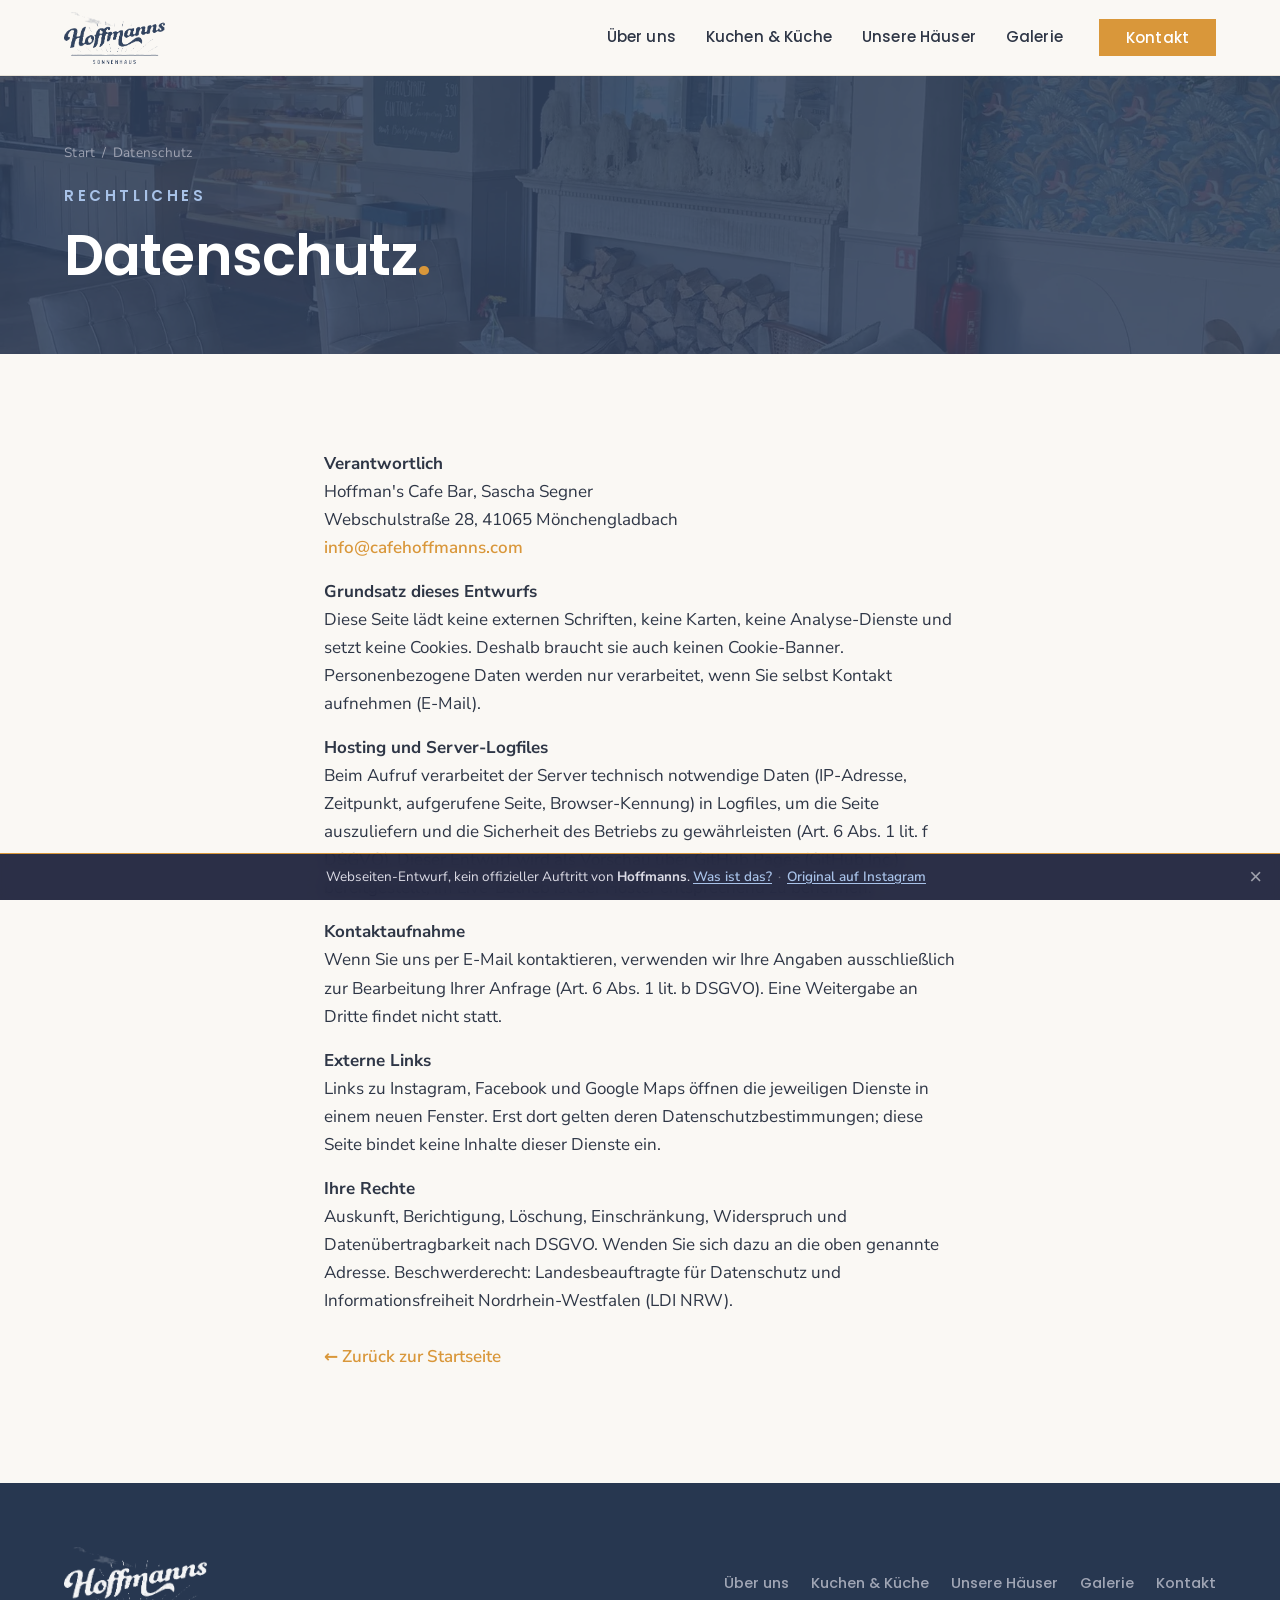
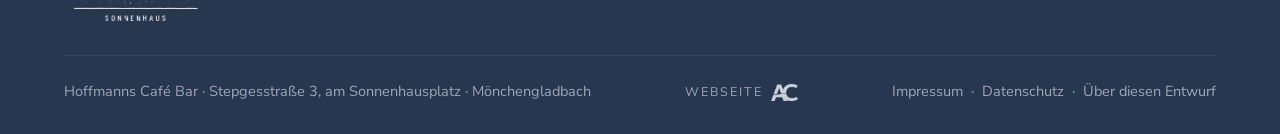
<file: datenschutz.html>
<!doctype html>
<html lang="de">
<head>
<meta charset="utf-8">
<meta name="viewport" content="width=device-width, initial-scale=1, viewport-fit=cover">
<meta name="robots" content="noindex, nofollow">
<title>Datenschutz | Hoffmanns Sonnenhaus</title>
<link rel="icon" href="media/favicon.png" type="image/png">
<link rel="stylesheet" href="css/site.css?v=1">
</head>
<body class="sub">

<!-- #chrome:header -->
<header class="nav" id="nav">
  <div class="wrap">
    <a href="index.html#top" class="brand" aria-label="Hoffmanns Sonnenhaus Startseite">
      <img class="logo-light" src="media/logo-white.png" alt="Hoffmanns Sonnenhaus" width="329" height="170">
      <img class="logo-dark" src="media/logo-dark.png" alt="" aria-hidden="true" width="329" height="170">
    </a>
    <nav class="nav__links" aria-label="Hauptnavigation">
      <a href="index.html#ueberuns">Über uns</a>
      <a href="index.html#karte">Kuchen &amp; Küche</a>
      <a href="index.html#haeuser">Unsere Häuser</a>
      <a href="index.html#galerie">Galerie</a>
      <a href="index.html#kontakt" class="btn nav__cta">Kontakt</a>
    </nav>
    <button class="burger" id="burger" aria-label="Menü öffnen" aria-expanded="false"><span></span><span></span><span></span></button>
  </div>
</header>
<nav class="mmenu" id="mmenu" aria-label="Mobile Navigation" inert>
  <div class="mmenu__top">
    <a href="index.html#top" class="mmenu__logo" aria-label="Hoffmanns Sonnenhaus Startseite"><img src="media/logo-white.png" alt="Hoffmanns Sonnenhaus" width="329" height="170"></a>
    <button class="mmenu__x" id="mclose" aria-label="Menü schließen"></button>
  </div>
  <div class="mmenu__links">
    <a href="index.html#ueberuns"><span class="n">01</span>Über uns</a>
    <a href="index.html#karte"><span class="n">02</span>Kuchen &amp; Küche</a>
    <a href="index.html#haeuser"><span class="n">03</span>Unsere Häuser</a>
    <a href="index.html#galerie"><span class="n">04</span>Galerie</a>
    <a href="index.html#kontakt"><span class="n">05</span>Kontakt</a>
  </div>
  <div class="mmenu__foot">
    <a class="btn btn--primary" href="https://www.instagram.com/hoffmanns_mg/" target="_blank" rel="noopener">Auf Instagram folgen
      <svg viewBox="0 0 24 24" fill="none" stroke="currentColor" stroke-width="2"><rect x="3" y="3" width="18" height="18" rx="5"/><circle cx="12" cy="12" r="4"/><circle cx="17.2" cy="6.8" r="1.1" fill="currentColor" stroke="none"/></svg></a>
    <div class="mmenu__contact">
      <a href="tel:+4915755501027"><svg viewBox="0 0 24 24" fill="none" stroke="currentColor" stroke-width="1.8"><path d="M4 5c0 8 7 15 15 15v-3.5l-4-1.5-2 2a12 12 0 0 1-6-6l2-2L7.5 5H4Z"/></svg>0157 5550 1027</a>
      <a href="https://www.google.com/maps/search/?api=1&amp;query=Caf%C3%A9%20Hoffmanns%20Sonnenhaus%20Stepgesstra%C3%9Fe%203%20M%C3%B6nchengladbach" target="_blank" rel="noopener"><svg viewBox="0 0 24 24" fill="none" stroke="currentColor" stroke-width="1.8"><path d="M12 21s-7-5.7-7-11a7 7 0 1 1 14 0c0 5.3-7 11-7 11Z"/><circle cx="12" cy="10" r="2.5"/></svg>Route</a>
    </div>
    <div class="mmenu__meta">Stepgesstraße 3, am Sonnenhausplatz &middot; Mönchengladbach</div>
  </div>
</nav>
<!-- /#chrome:header -->

<section class="subhero"><div class="wrap">
  <div class="crumb"><a href="index.html">Start</a> &nbsp;/&nbsp; Datenschutz</div>
  <div class="eyebrow" style="margin-top:20px">Rechtliches</div>
  <h1>Datenschutz<span class="dot">.</span></h1>
</div></section>

<section class="section"><div class="wrap prose">
  <p><b>Verantwortlich</b><br>Hoffman's Cafe Bar, Sascha Segner<br>Webschulstraße 28, 41065 Mönchengladbach<br><a href="mailto:info@cafehoffmanns.com">info@cafehoffmanns.com</a></p>
  <p><b>Grundsatz dieses Entwurfs</b><br>Diese Seite lädt keine externen Schriften, keine Karten, keine Analyse-Dienste und setzt keine Cookies. Deshalb braucht sie auch keinen Cookie-Banner. Personenbezogene Daten werden nur verarbeitet, wenn Sie selbst Kontakt aufnehmen (E-Mail).</p>
  <p><b>Hosting und Server-Logfiles</b><br>Beim Aufruf verarbeitet der Server technisch notwendige Daten (IP-Adresse, Zeitpunkt, aufgerufene Seite, Browser-Kennung) in Logfiles, um die Seite auszuliefern und die Sicherheit des Betriebs zu gewährleisten (Art. 6 Abs. 1 lit. f DSGVO). Dieser Entwurf wird als Vorschau über GitHub Pages (GitHub Inc.) bereitgestellt; im Live-Betrieb ist der Hoster entsprechend zu benennen.</p>
  <p><b>Kontaktaufnahme</b><br>Wenn Sie uns per E-Mail kontaktieren, verwenden wir Ihre Angaben ausschließlich zur Bearbeitung Ihrer Anfrage (Art. 6 Abs. 1 lit. b DSGVO). Eine Weitergabe an Dritte findet nicht statt.</p>
  <p><b>Externe Links</b><br>Links zu Instagram, Facebook und Google Maps öffnen die jeweiligen Dienste in einem neuen Fenster. Erst dort gelten deren Datenschutzbestimmungen; diese Seite bindet keine Inhalte dieser Dienste ein.</p>
  <p><b>Ihre Rechte</b><br>Auskunft, Berichtigung, Löschung, Einschränkung, Widerspruch und Datenübertragbarkeit nach DSGVO. Wenden Sie sich dazu an die oben genannte Adresse. Beschwerderecht: Landesbeauftragte für Datenschutz und Informationsfreiheit Nordrhein-Westfalen (LDI NRW).</p>
  <p style="margin-top:28px"><a href="index.html">← Zurück zur Startseite</a></p>
</div></section>

<!-- #chrome:footer -->
<footer class="foot">
  <div class="wrap">
    <div class="foot__top">
      <a href="index.html#top" aria-label="Hoffmanns Sonnenhaus Startseite"><img class="foot__brandimg" src="media/logo-white.png" alt="Hoffmanns Sonnenhaus" width="329" height="170" loading="lazy" decoding="async"></a>
      <nav class="foot__nav" aria-label="Footer">
        <a href="index.html#ueberuns">Über uns</a><a href="index.html#karte">Kuchen &amp; Küche</a>
        <a href="index.html#haeuser">Unsere Häuser</a><a href="index.html#galerie">Galerie</a><a href="index.html#kontakt">Kontakt</a>
      </nav>
    </div>
    <div class="foot__bottom">
      <span>Hoffmanns Café Bar &middot; Stepgesstraße 3, am Sonnenhausplatz &middot; Mönchengladbach</span>
      <a class="foot__credit" href="https://akyol.de" target="_blank" rel="noopener" aria-label="Webseite erstellt von Dr.-Ing. Suat Akyol, akyol.de">Webseite <img class="logo-mono" src="media/ac-logo-mono.png" alt="AC" width="306" height="195" style="height:17px;width:auto" loading="lazy" decoding="async"><img class="logo-color" src="media/ac-logo.png" alt="" aria-hidden="true" width="306" height="195" style="height:17px;width:auto" loading="lazy" decoding="async"></a>
      <span><a href="impressum.html">Impressum</a> &nbsp;&middot;&nbsp; <a href="datenschutz.html">Datenschutz</a> &nbsp;&middot;&nbsp; <a href="hinweise.html">Über diesen Entwurf</a></span>
    </div>
  </div>
</footer>
<!-- /#chrome:footer -->

<!-- #chrome:demobar -->
<div class="demobar" id="demobar">
  <span>Webseiten-Entwurf, kein offizieller Auftritt von <b>Hoffmanns</b>. <a href="hinweise.html">Was ist das?</a> <span class="demobar__sep">&middot;</span> <a href="https://www.instagram.com/hoffmanns_mg/" target="_blank" rel="noopener">Original auf Instagram</a></span>
  <button id="demoClose" aria-label="Hinweis schließen">&times;</button>
</div>
<!-- /#chrome:demobar -->

<script src="js/site.js?v=1"></script>
</body>
</html>
</file>
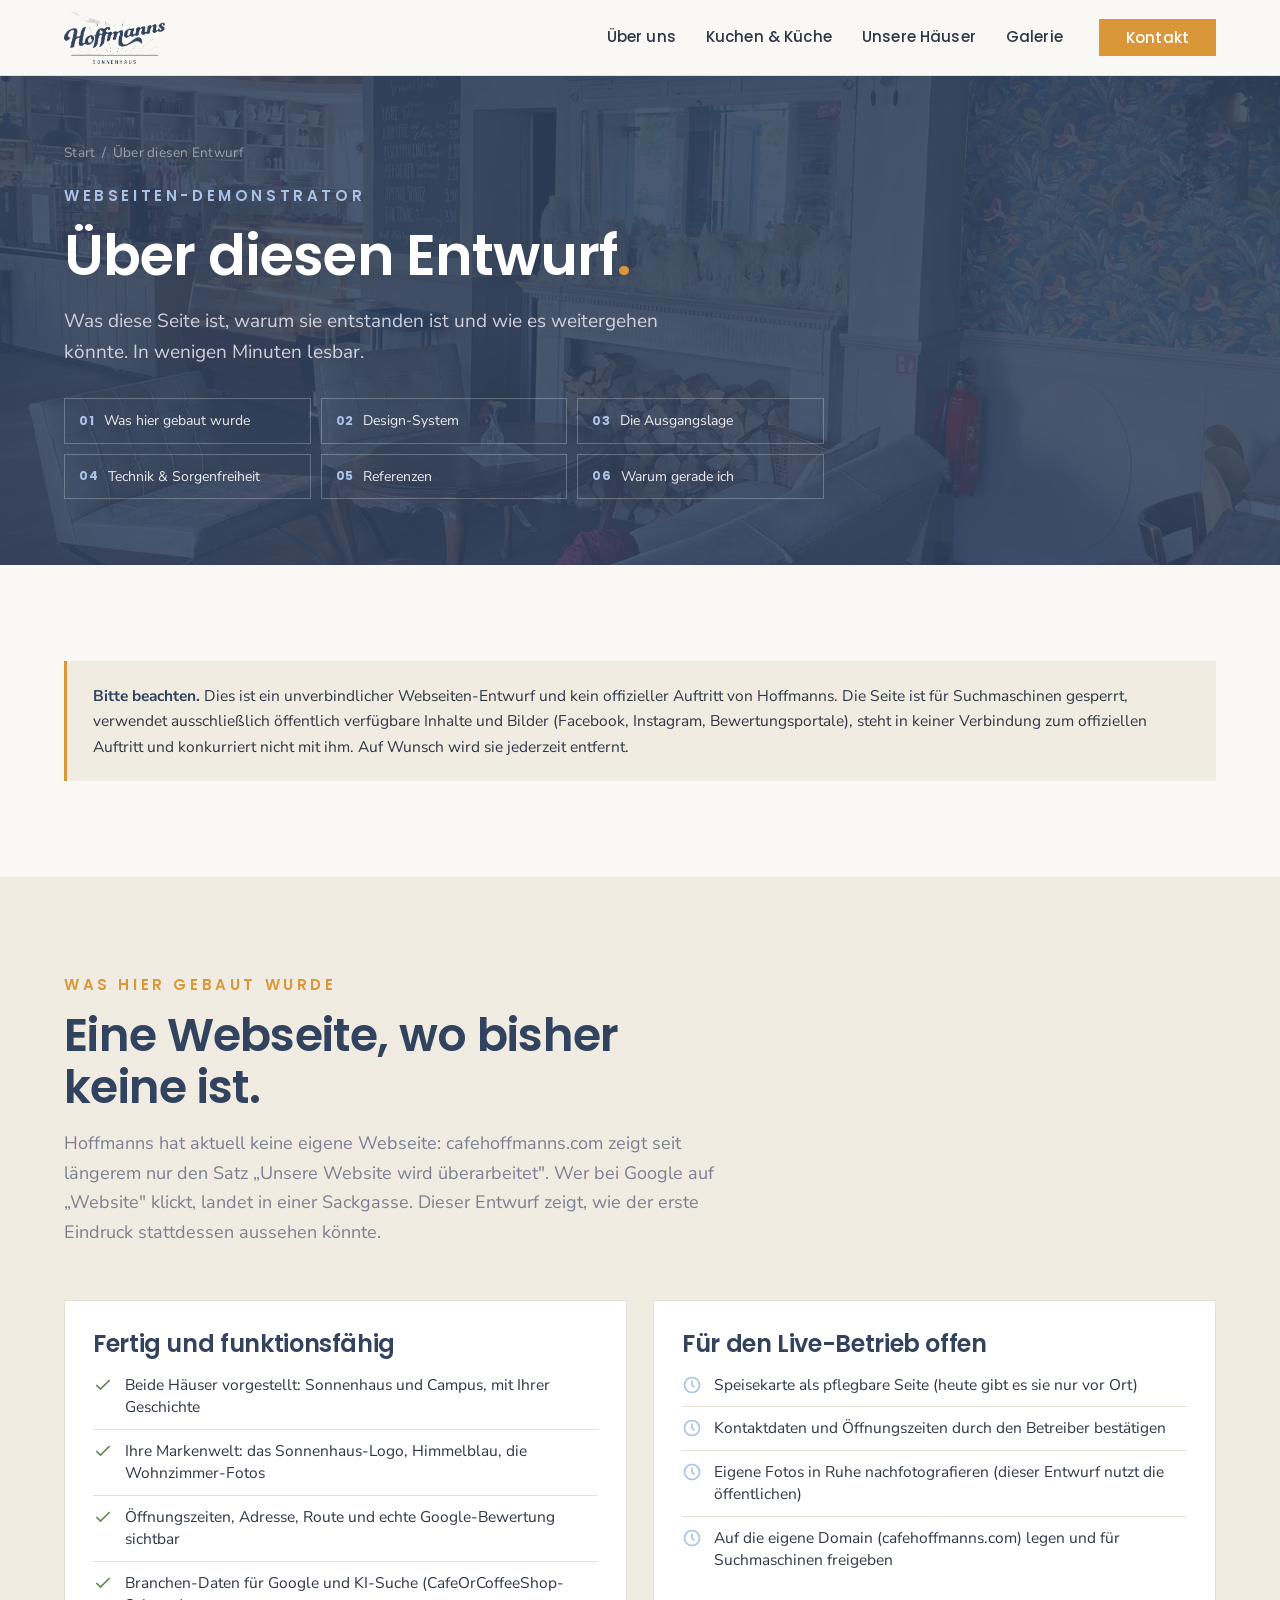
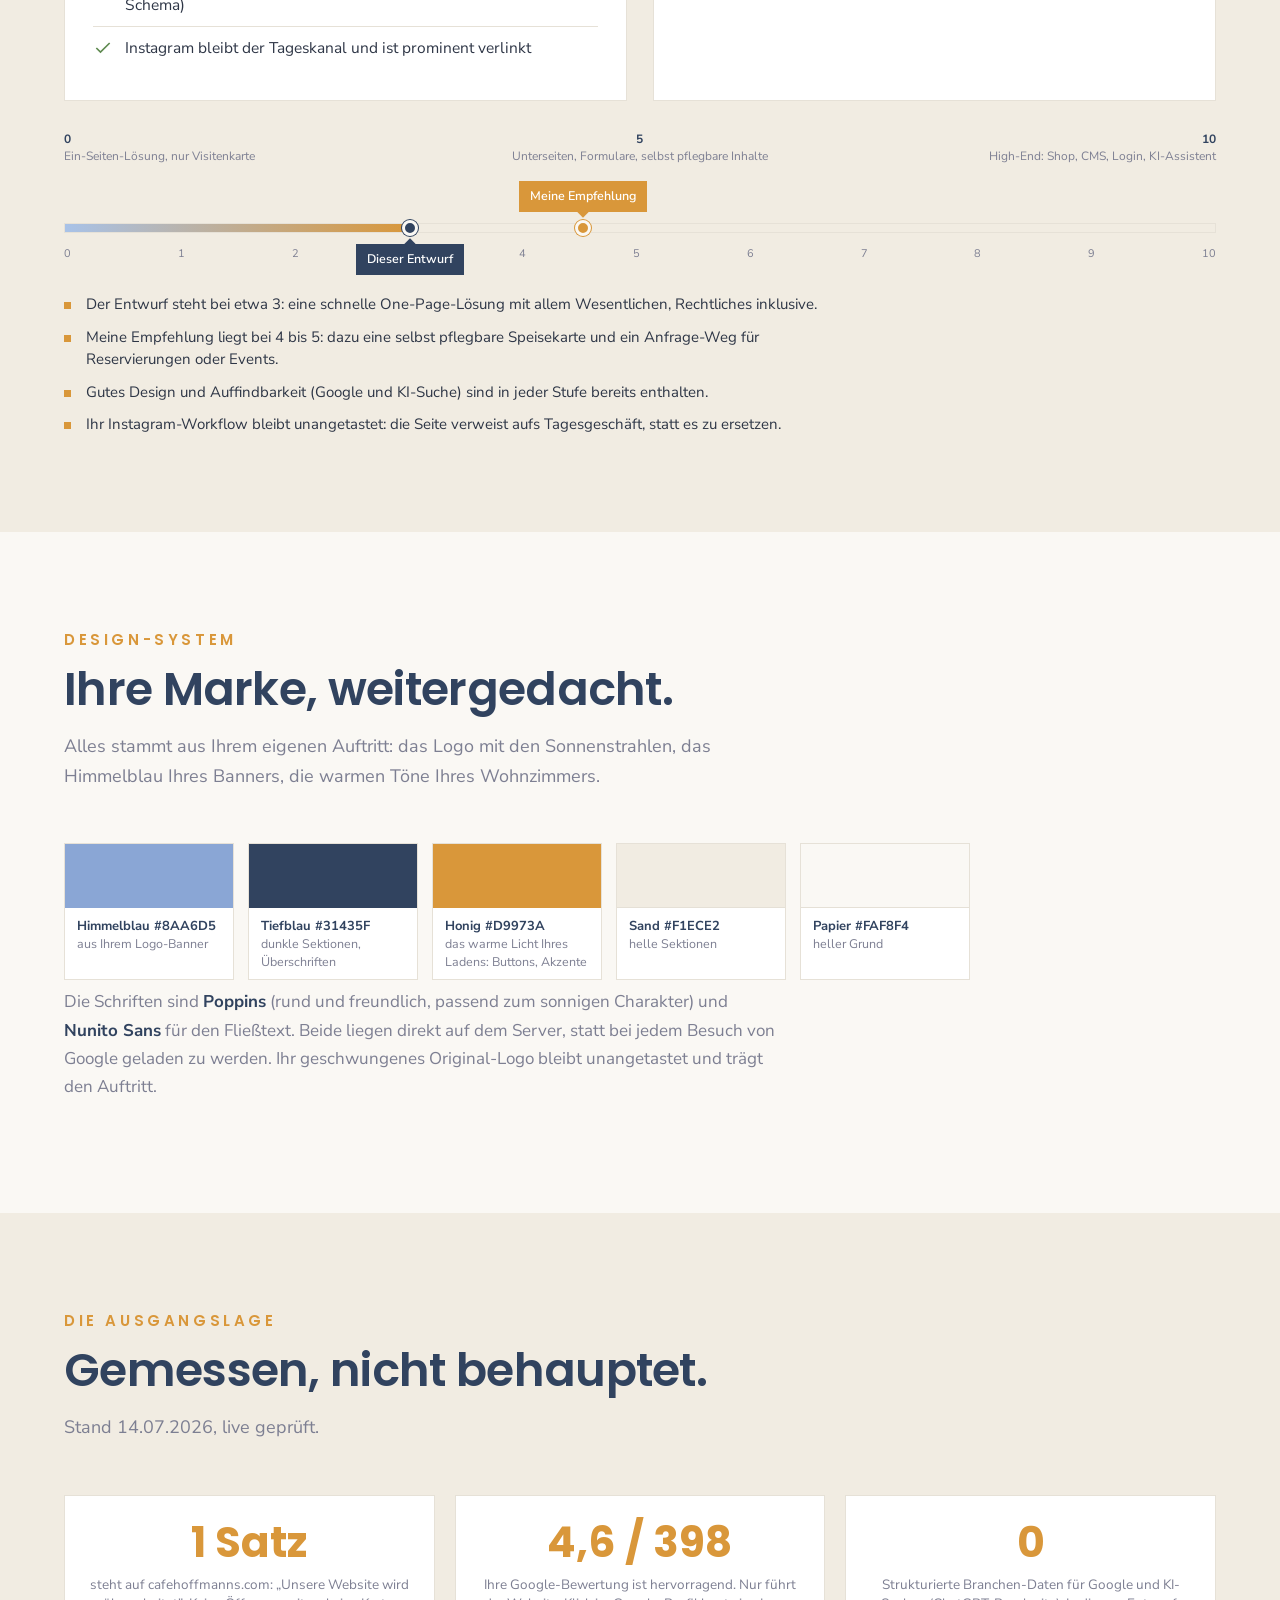
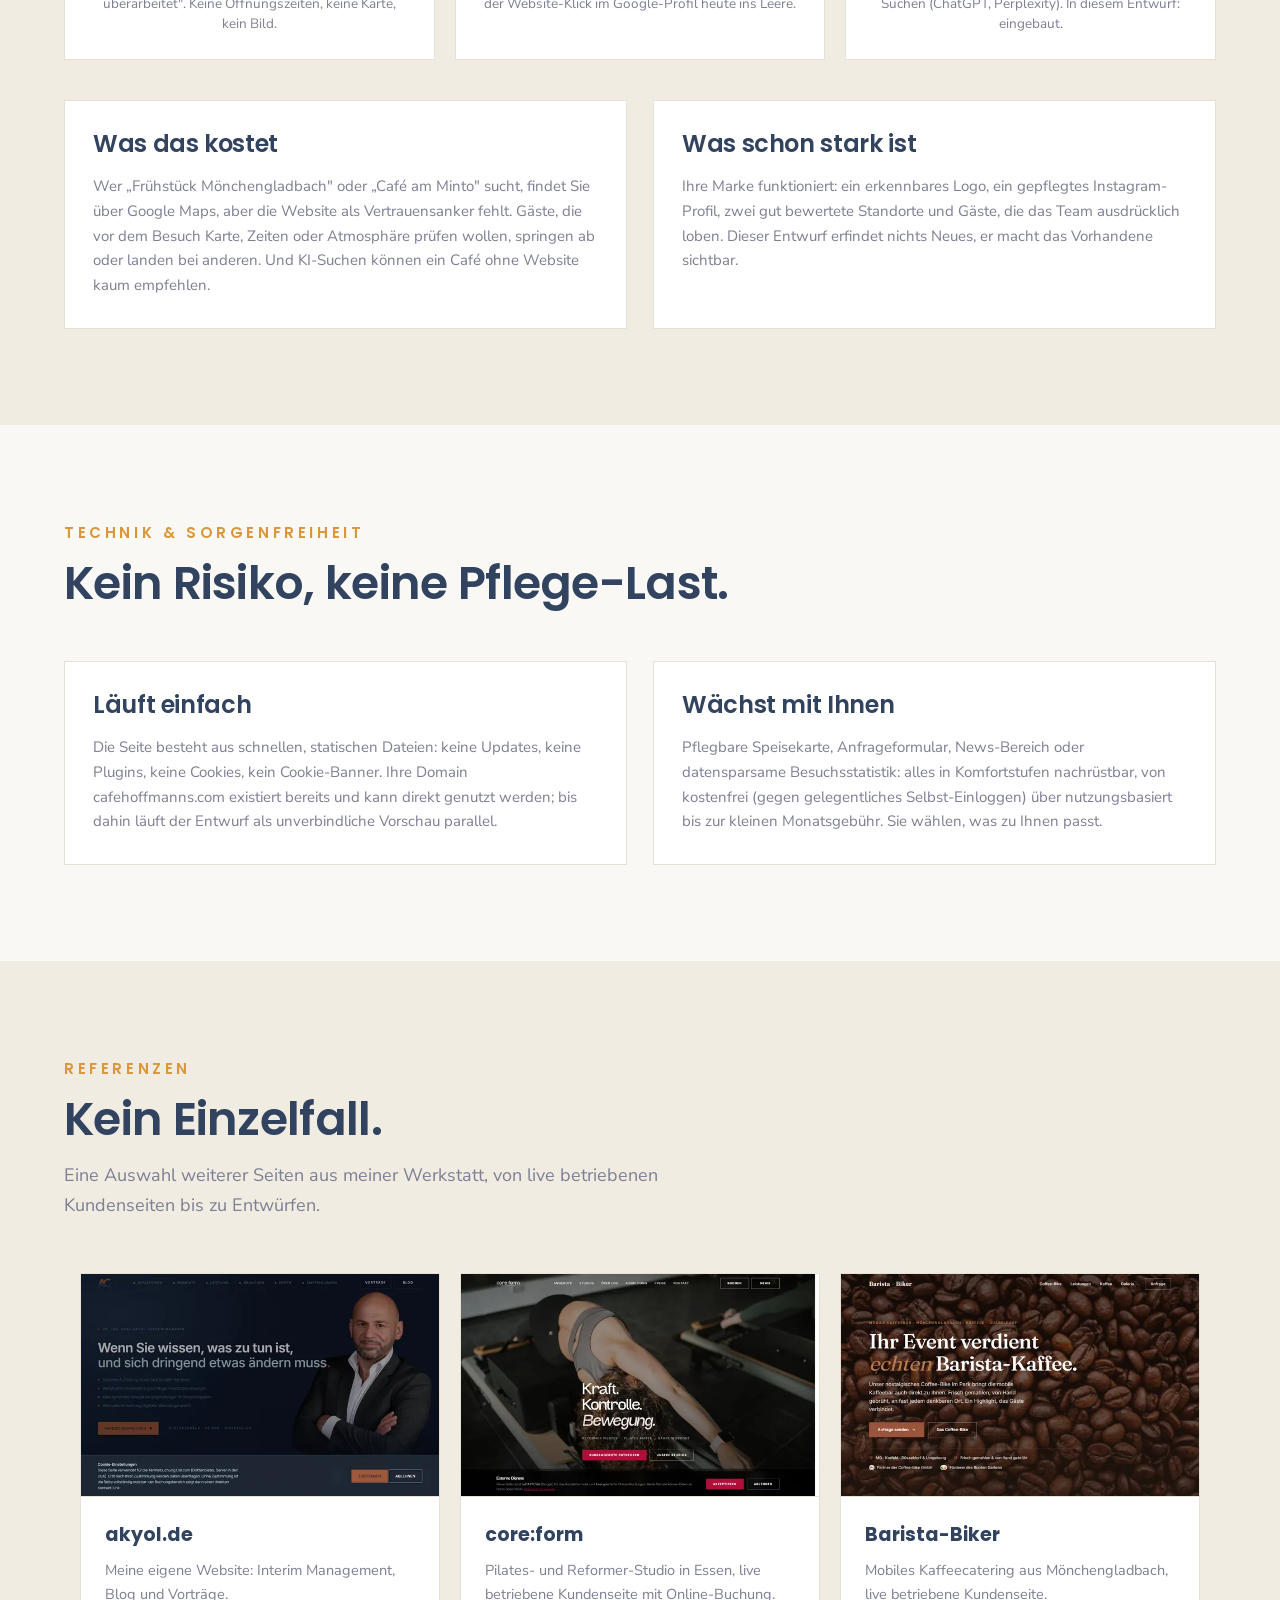
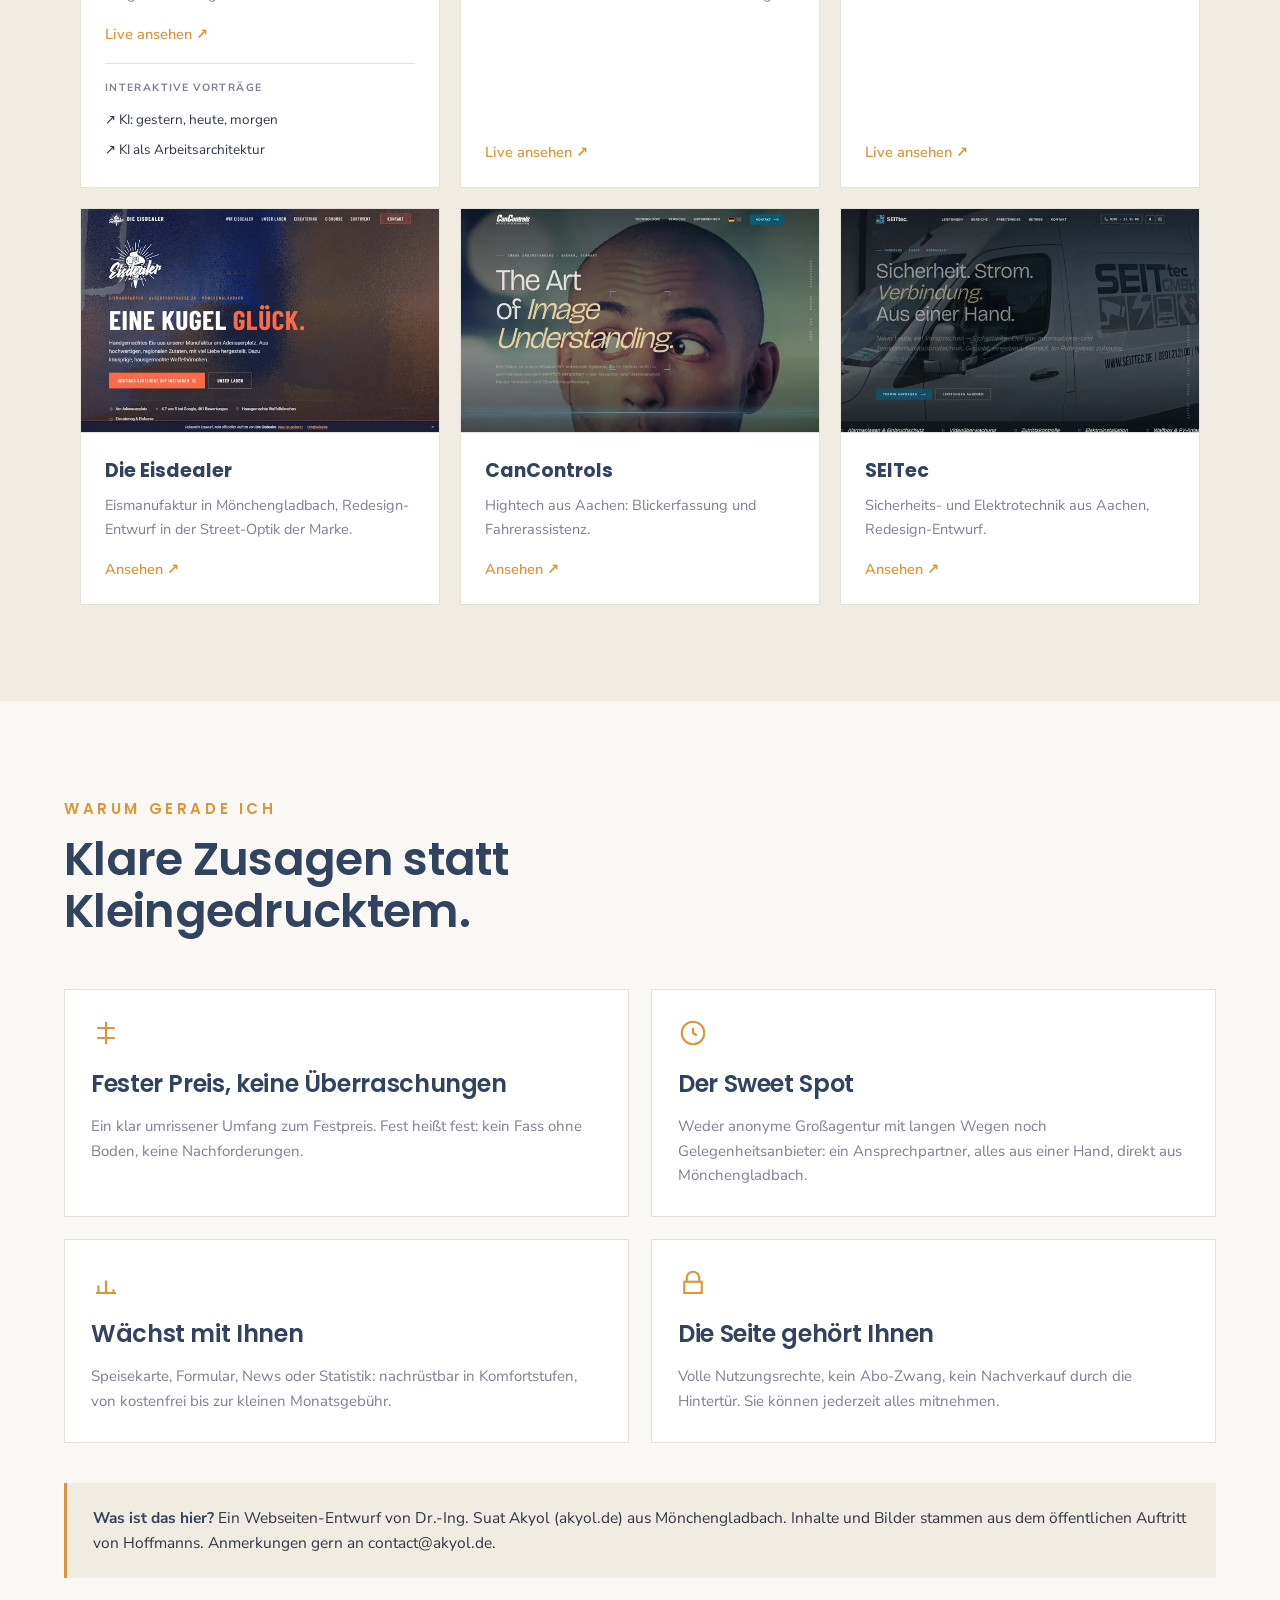
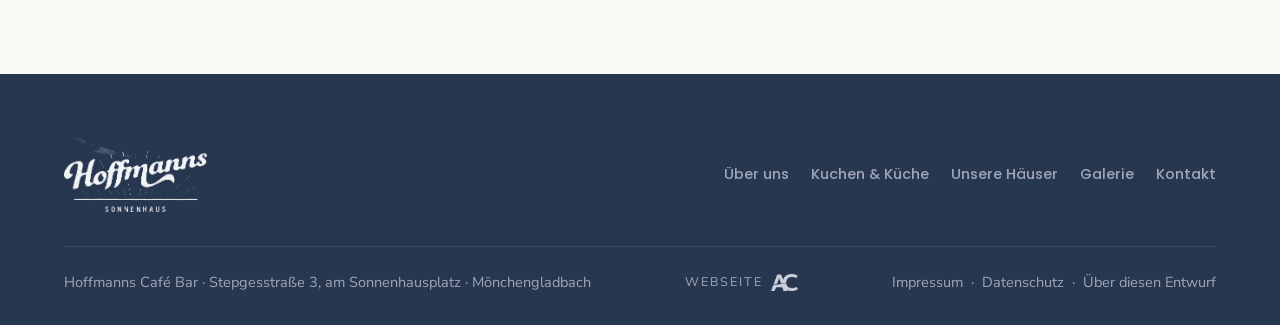
<file: hinweise.html>
<!doctype html>
<html lang="de">
<head>
<meta charset="utf-8">
<meta name="viewport" content="width=device-width, initial-scale=1, viewport-fit=cover">
<meta name="robots" content="noindex, nofollow">
<title>Über diesen Entwurf | Hoffmanns Sonnenhaus</title>
<meta name="description" content="Webseiten-Entwurf für Hoffmanns Sonnenhaus: warum diese Seite entstanden ist und was sie kann.">
<link rel="icon" href="media/favicon.png" type="image/png">
<link rel="stylesheet" href="css/site.css?v=1">
</head>
<body class="sub">

<!-- #chrome:header -->
<header class="nav" id="nav">
  <div class="wrap">
    <a href="index.html#top" class="brand" aria-label="Hoffmanns Sonnenhaus Startseite">
      <img class="logo-light" src="media/logo-white.png" alt="Hoffmanns Sonnenhaus" width="329" height="170">
      <img class="logo-dark" src="media/logo-dark.png" alt="" aria-hidden="true" width="329" height="170">
    </a>
    <nav class="nav__links" aria-label="Hauptnavigation">
      <a href="index.html#ueberuns">Über uns</a>
      <a href="index.html#karte">Kuchen &amp; Küche</a>
      <a href="index.html#haeuser">Unsere Häuser</a>
      <a href="index.html#galerie">Galerie</a>
      <a href="index.html#kontakt" class="btn nav__cta">Kontakt</a>
    </nav>
    <button class="burger" id="burger" aria-label="Menü öffnen" aria-expanded="false"><span></span><span></span><span></span></button>
  </div>
</header>
<nav class="mmenu" id="mmenu" aria-label="Mobile Navigation" inert>
  <div class="mmenu__top">
    <a href="index.html#top" class="mmenu__logo" aria-label="Hoffmanns Sonnenhaus Startseite"><img src="media/logo-white.png" alt="Hoffmanns Sonnenhaus" width="329" height="170"></a>
    <button class="mmenu__x" id="mclose" aria-label="Menü schließen"></button>
  </div>
  <div class="mmenu__links">
    <a href="index.html#ueberuns"><span class="n">01</span>Über uns</a>
    <a href="index.html#karte"><span class="n">02</span>Kuchen &amp; Küche</a>
    <a href="index.html#haeuser"><span class="n">03</span>Unsere Häuser</a>
    <a href="index.html#galerie"><span class="n">04</span>Galerie</a>
    <a href="index.html#kontakt"><span class="n">05</span>Kontakt</a>
  </div>
  <div class="mmenu__foot">
    <a class="btn btn--primary" href="https://www.instagram.com/hoffmanns_mg/" target="_blank" rel="noopener">Auf Instagram folgen
      <svg viewBox="0 0 24 24" fill="none" stroke="currentColor" stroke-width="2"><rect x="3" y="3" width="18" height="18" rx="5"/><circle cx="12" cy="12" r="4"/><circle cx="17.2" cy="6.8" r="1.1" fill="currentColor" stroke="none"/></svg></a>
    <div class="mmenu__contact">
      <a href="tel:+4915755501027"><svg viewBox="0 0 24 24" fill="none" stroke="currentColor" stroke-width="1.8"><path d="M4 5c0 8 7 15 15 15v-3.5l-4-1.5-2 2a12 12 0 0 1-6-6l2-2L7.5 5H4Z"/></svg>0157 5550 1027</a>
      <a href="https://www.google.com/maps/search/?api=1&amp;query=Caf%C3%A9%20Hoffmanns%20Sonnenhaus%20Stepgesstra%C3%9Fe%203%20M%C3%B6nchengladbach" target="_blank" rel="noopener"><svg viewBox="0 0 24 24" fill="none" stroke="currentColor" stroke-width="1.8"><path d="M12 21s-7-5.7-7-11a7 7 0 1 1 14 0c0 5.3-7 11-7 11Z"/><circle cx="12" cy="10" r="2.5"/></svg>Route</a>
    </div>
    <div class="mmenu__meta">Stepgesstraße 3, am Sonnenhausplatz &middot; Mönchengladbach</div>
  </div>
</nav>
<!-- /#chrome:header -->

<section class="subhero"><div class="wrap">
  <div class="crumb"><a href="index.html">Start</a> &nbsp;/&nbsp; Über diesen Entwurf</div>
  <div class="eyebrow" style="margin-top:20px">Webseiten-Demonstrator</div>
  <h1>Über diesen Entwurf<span class="dot">.</span></h1>
  <p>Was diese Seite ist, warum sie entstanden ist und wie es weitergehen könnte. In wenigen Minuten lesbar.</p>
  <nav class="toc" aria-label="Inhalt">
    <a href="#h-neu"><span>01</span>Was hier gebaut wurde</a>
    <a href="#h-design"><span>02</span>Design-System</a>
    <a href="#h-analyse"><span>03</span>Die Ausgangslage</a>
    <a href="#h-technik"><span>04</span>Technik &amp; Sorgenfreiheit</a>
    <a href="#h-refs"><span>05</span>Referenzen</a>
    <a href="#h-warum"><span>06</span>Warum gerade ich</a>
  </nav>
</div></section>

<section class="section"><div class="wrap">
  <div class="note-box reveal"><b>Bitte beachten.</b> Dies ist ein unverbindlicher Webseiten-Entwurf und kein offizieller Auftritt von Hoffmanns. Die Seite ist für Suchmaschinen gesperrt, verwendet ausschließlich öffentlich verfügbare Inhalte und Bilder (Facebook, Instagram, Bewertungsportale), steht in keiner Verbindung zum offiziellen Auftritt und konkurriert nicht mit ihm. Auf Wunsch wird sie jederzeit entfernt.</div>
</div></section>

<section class="section section--vanille" id="h-neu"><div class="wrap">
  <div class="shead reveal">
    <div class="eyebrow">Was hier gebaut wurde</div>
    <h2>Eine Webseite, wo bisher keine ist.</h2>
    <p>Hoffmanns hat aktuell keine eigene Webseite: cafehoffmanns.com zeigt seit längerem nur den Satz „Unsere Website wird überarbeitet". Wer bei Google auf „Website" klickt, landet in einer Sackgasse. Dieser Entwurf zeigt, wie der erste Eindruck stattdessen aussehen könnte.</p>
  </div>
  <div class="two">
    <div class="card reveal">
      <h3>Fertig und funktionsfähig</h3>
      <ul class="chk">
        <li><svg class="ok" viewBox="0 0 24 24" fill="none" stroke="currentColor" stroke-width="2"><path d="M20 6 9 17l-5-5"/></svg>Beide Häuser vorgestellt: Sonnenhaus und Campus, mit Ihrer Geschichte</li>
        <li><svg class="ok" viewBox="0 0 24 24" fill="none" stroke="currentColor" stroke-width="2"><path d="M20 6 9 17l-5-5"/></svg>Ihre Markenwelt: das Sonnenhaus-Logo, Himmelblau, die Wohnzimmer-Fotos</li>
        <li><svg class="ok" viewBox="0 0 24 24" fill="none" stroke="currentColor" stroke-width="2"><path d="M20 6 9 17l-5-5"/></svg>Öffnungszeiten, Adresse, Route und echte Google-Bewertung sichtbar</li>
        <li><svg class="ok" viewBox="0 0 24 24" fill="none" stroke="currentColor" stroke-width="2"><path d="M20 6 9 17l-5-5"/></svg>Branchen-Daten für Google und KI-Suche (CafeOrCoffeeShop-Schema)</li>
        <li><svg class="ok" viewBox="0 0 24 24" fill="none" stroke="currentColor" stroke-width="2"><path d="M20 6 9 17l-5-5"/></svg>Instagram bleibt der Tageskanal und ist prominent verlinkt</li>
      </ul>
    </div>
    <div class="card reveal">
      <h3>Für den Live-Betrieb offen</h3>
      <ul class="chk">
        <li><svg class="todo" viewBox="0 0 24 24" fill="none" stroke="currentColor" stroke-width="2"><circle cx="12" cy="12" r="9"/><path d="M12 7v5l3 3"/></svg>Speisekarte als pflegbare Seite (heute gibt es sie nur vor Ort)</li>
        <li><svg class="todo" viewBox="0 0 24 24" fill="none" stroke="currentColor" stroke-width="2"><circle cx="12" cy="12" r="9"/><path d="M12 7v5l3 3"/></svg>Kontaktdaten und Öffnungszeiten durch den Betreiber bestätigen</li>
        <li><svg class="todo" viewBox="0 0 24 24" fill="none" stroke="currentColor" stroke-width="2"><circle cx="12" cy="12" r="9"/><path d="M12 7v5l3 3"/></svg>Eigene Fotos in Ruhe nachfotografieren (dieser Entwurf nutzt die öffentlichen)</li>
        <li><svg class="todo" viewBox="0 0 24 24" fill="none" stroke="currentColor" stroke-width="2"><circle cx="12" cy="12" r="9"/><path d="M12 7v5l3 3"/></svg>Auf die eigene Domain (cafehoffmanns.com) legen und für Suchmaschinen freigeben</li>
      </ul>
    </div>
  </div>

  <div class="scale reveal">
    <div class="scale__caps">
      <span><b>0</b><br>Ein-Seiten-Lösung, nur Visitenkarte</span>
      <span class="mid"><b>5</b><br>Unterseiten, Formulare, selbst pflegbare Inhalte</span>
      <span class="end"><b>10</b><br>High-End: Shop, CMS, Login, KI-Assistent</span>
    </div>
    <div class="scale__track">
      <div class="scale__fill" style="width:30%"></div>
      <div class="scale__mk scale__mk--now" style="left:30%"><i></i><span class="scale__lab">Dieser Entwurf</span></div>
      <div class="scale__mk scale__mk--rec" style="left:45%"><i></i><span class="scale__lab">Meine Empfehlung</span></div>
    </div>
    <div class="scale__nums"><span>0</span><span>1</span><span>2</span><span>3</span><span>4</span><span>5</span><span>6</span><span>7</span><span>8</span><span>9</span><span>10</span></div>
    <ul class="scale__why">
      <li>Der Entwurf steht bei etwa 3: eine schnelle One-Page-Lösung mit allem Wesentlichen, Rechtliches inklusive.</li>
      <li>Meine Empfehlung liegt bei 4 bis 5: dazu eine selbst pflegbare Speisekarte und ein Anfrage-Weg für Reservierungen oder Events.</li>
      <li>Gutes Design und Auffindbarkeit (Google und KI-Suche) sind in jeder Stufe bereits enthalten.</li>
      <li>Ihr Instagram-Workflow bleibt unangetastet: die Seite verweist aufs Tagesgeschäft, statt es zu ersetzen.</li>
    </ul>
  </div>
</div></section>

<section class="section" id="h-design"><div class="wrap">
  <div class="shead reveal">
    <div class="eyebrow">Design-System</div>
    <h2>Ihre Marke, weitergedacht.</h2>
    <p>Alles stammt aus Ihrem eigenen Auftritt: das Logo mit den Sonnenstrahlen, das Himmelblau Ihres Banners, die warmen Töne Ihres Wohnzimmers.</p>
  </div>
  <div class="ds reveal">
    <div class="sw"><i style="background:#8AA6D5"></i><span><b>Himmelblau #8AA6D5</b>aus Ihrem Logo-Banner</span></div>
    <div class="sw"><i style="background:#31435f"></i><span><b>Tiefblau #31435F</b>dunkle Sektionen, Überschriften</span></div>
    <div class="sw"><i style="background:#d9973a"></i><span><b>Honig #D9973A</b>das warme Licht Ihres Ladens: Buttons, Akzente</span></div>
    <div class="sw"><i style="background:#f1ece2;border-bottom:1px solid #e5e0d6"></i><span><b>Sand #F1ECE2</b>helle Sektionen</span></div>
    <div class="sw"><i style="background:#faf8f4;border-bottom:1px solid #e5e0d6"></i><span><b>Papier #FAF8F4</b>heller Grund</span></div>
  </div>
  <p class="reveal" style="max-width:720px;color:var(--muted)">Die Schriften sind <b style="color:var(--tinte)">Poppins</b> (rund und freundlich, passend zum sonnigen Charakter) und <b style="color:var(--tinte)">Nunito Sans</b> für den Fließtext. Beide liegen direkt auf dem Server, statt bei jedem Besuch von Google geladen zu werden. Ihr geschwungenes Original-Logo bleibt unangetastet und trägt den Auftritt.</p>
</div></section>

<section class="section section--vanille" id="h-analyse"><div class="wrap">
  <div class="shead reveal">
    <div class="eyebrow">Die Ausgangslage</div>
    <h2>Gemessen, nicht behauptet.</h2>
    <p>Stand 14.07.2026, live geprüft.</p>
  </div>
  <div class="metrics reveal">
    <div class="metric"><div class="big">1 Satz</div><div class="lbl">steht auf cafehoffmanns.com: „Unsere Website wird überarbeitet". Keine Öffnungszeiten, keine Karte, kein Bild.</div></div>
    <div class="metric"><div class="big">4,6 / 398</div><div class="lbl">Ihre Google-Bewertung ist hervorragend. Nur führt der Website-Klick im Google-Profil heute ins Leere.</div></div>
    <div class="metric"><div class="big">0</div><div class="lbl">Strukturierte Branchen-Daten für Google und KI-Suchen (ChatGPT, Perplexity). In diesem Entwurf: eingebaut.</div></div>
  </div>
  <div class="two">
    <div class="card reveal">
      <h3>Was das kostet</h3>
      <p style="color:var(--muted);font-size:15px;margin:0">Wer „Frühstück Mönchengladbach" oder „Café am Minto" sucht, findet Sie über Google Maps, aber die Website als Vertrauensanker fehlt. Gäste, die vor dem Besuch Karte, Zeiten oder Atmosphäre prüfen wollen, springen ab oder landen bei anderen. Und KI-Suchen können ein Café ohne Website kaum empfehlen.</p>
    </div>
    <div class="card reveal">
      <h3>Was schon stark ist</h3>
      <p style="color:var(--muted);font-size:15px;margin:0">Ihre Marke funktioniert: ein erkennbares Logo, ein gepflegtes Instagram-Profil, zwei gut bewertete Standorte und Gäste, die das Team ausdrücklich loben. Dieser Entwurf erfindet nichts Neues, er macht das Vorhandene sichtbar.</p>
    </div>
  </div>
</div></section>

<section class="section" id="h-technik"><div class="wrap">
  <div class="shead reveal">
    <div class="eyebrow">Technik &amp; Sorgenfreiheit</div>
    <h2>Kein Risiko, keine Pflege-Last.</h2>
  </div>
  <div class="two">
    <div class="card reveal">
      <h3>Läuft einfach</h3>
      <p style="color:var(--muted);font-size:15px;margin:0">Die Seite besteht aus schnellen, statischen Dateien: keine Updates, keine Plugins, keine Cookies, kein Cookie-Banner. Ihre Domain cafehoffmanns.com existiert bereits und kann direkt genutzt werden; bis dahin läuft der Entwurf als unverbindliche Vorschau parallel.</p>
    </div>
    <div class="card reveal">
      <h3>Wächst mit Ihnen</h3>
      <p style="color:var(--muted);font-size:15px;margin:0">Pflegbare Speisekarte, Anfrageformular, News-Bereich oder datensparsame Besuchsstatistik: alles in Komfortstufen nachrüstbar, von kostenfrei (gegen gelegentliches Selbst-Einloggen) über nutzungsbasiert bis zur kleinen Monatsgebühr. Sie wählen, was zu Ihnen passt.</p>
    </div>
  </div>
</div></section>

<section class="section section--vanille" id="h-refs"><div class="wrap">
  <div class="shead reveal">
    <div class="eyebrow">Referenzen</div>
    <h2>Kein Einzelfall.</h2>
    <p>Eine Auswahl weiterer Seiten aus meiner Werkstatt, von live betriebenen Kundenseiten bis zu Entwürfen.</p>
  </div>
  <div class="refs">
    <div class="ref reveal">
      <img class="ref__shot" src="media/refs/akyol.webp" alt="Startseite von akyol.de" width="640" height="400" loading="lazy" decoding="async">
      <div class="ref__body">
        <h4>akyol.de</h4><p>Meine eigene Website: Interim Management, Blog und Vorträge.</p>
        <a href="https://www.akyol.de" target="_blank" rel="noopener">Live ansehen ↗</a>
        <div class="ref__extra"><div class="lbl">Interaktive Vorträge</div>
          <a href="https://akyol.de/presentations/ki-gestern-heute-morgen/" target="_blank" rel="noopener">↗ KI: gestern, heute, morgen</a>
          <a href="https://akyol.de/presentations/ki-arbeitsarchitektur/" target="_blank" rel="noopener">↗ KI als Arbeitsarchitektur</a>
        </div>
      </div>
    </div>
    <div class="ref reveal">
      <img class="ref__shot" src="media/refs/coreform.webp" alt="Startseite von core-form.de" width="640" height="400" loading="lazy" decoding="async">
      <div class="ref__body">
        <h4>core:form</h4><p>Pilates- und Reformer-Studio in Essen, live betriebene Kundenseite mit Online-Buchung.</p>
        <a href="https://www.core-form.de" target="_blank" rel="noopener">Live ansehen ↗</a>
      </div>
    </div>
    <div class="ref reveal">
      <img class="ref__shot" src="media/refs/barista.webp" alt="Startseite von barista-biker.de" width="640" height="400" loading="lazy" decoding="async">
      <div class="ref__body">
        <h4>Barista-Biker</h4><p>Mobiles Kaffeecatering aus Mönchengladbach, live betriebene Kundenseite.</p>
        <a href="https://barista-biker.de/" target="_blank" rel="noopener">Live ansehen ↗</a>
      </div>
    </div>
    <div class="ref reveal">
      <img class="ref__shot" src="media/refs/eisdealer.webp" alt="Startseite des Eisdealer-Entwurfs" width="640" height="400" loading="lazy" decoding="async">
      <div class="ref__body">
        <h4>Die Eisdealer</h4><p>Eismanufaktur in Mönchengladbach, Redesign-Entwurf in der Street-Optik der Marke.</p>
        <a href="https://suak0903.github.io/eisdealer/" target="_blank" rel="noopener">Ansehen ↗</a>
      </div>
    </div>
    <div class="ref reveal">
      <img class="ref__shot" src="media/refs/cancontrols.webp" alt="Startseite des CanControls-Entwurfs" width="640" height="400" loading="lazy" decoding="async">
      <div class="ref__body">
        <h4>CanControls</h4><p>Hightech aus Aachen: Blickerfassung und Fahrerassistenz.</p>
        <a href="https://suak0903.github.io/cancontrols/" target="_blank" rel="noopener">Ansehen ↗</a>
      </div>
    </div>
    <div class="ref reveal">
      <img class="ref__shot" src="media/refs/seitec.webp" alt="Startseite des SEITec-Entwurfs" width="640" height="400" loading="lazy" decoding="async">
      <div class="ref__body">
        <h4>SEITec</h4><p>Sicherheits- und Elektrotechnik aus Aachen, Redesign-Entwurf.</p>
        <a href="https://suak0903.github.io/seitec/" target="_blank" rel="noopener">Ansehen ↗</a>
      </div>
    </div>
  </div>
</div></section>

<section class="section" id="h-warum"><div class="wrap">
  <div class="shead reveal">
    <div class="eyebrow">Warum gerade ich</div>
    <h2>Klare Zusagen statt Kleingedrucktem.</h2>
  </div>
  <div class="why">
    <div class="card reveal">
      <svg class="ic" viewBox="0 0 24 24" fill="none" stroke="currentColor" stroke-width="1.7"><path d="M12 3v18M5 8h14M5 16h14"/></svg>
      <h3>Fester Preis, keine Überraschungen</h3>
      <p>Ein klar umrissener Umfang zum Festpreis. Fest heißt fest: kein Fass ohne Boden, keine Nachforderungen.</p>
    </div>
    <div class="card reveal">
      <svg class="ic" viewBox="0 0 24 24" fill="none" stroke="currentColor" stroke-width="1.7"><circle cx="12" cy="12" r="9"/><path d="M12 8v4l3 2"/></svg>
      <h3>Der Sweet Spot</h3>
      <p>Weder anonyme Großagentur mit langen Wegen noch Gelegenheitsanbieter: ein Ansprechpartner, alles aus einer Hand, direkt aus Mönchengladbach.</p>
    </div>
    <div class="card reveal">
      <svg class="ic" viewBox="0 0 24 24" fill="none" stroke="currentColor" stroke-width="1.7"><path d="M12 20V10M6 20v-6M18 20v-3"/><path d="M4 20h16"/></svg>
      <h3>Wächst mit Ihnen</h3>
      <p>Speisekarte, Formular, News oder Statistik: nachrüstbar in Komfortstufen, von kostenfrei bis zur kleinen Monatsgebühr.</p>
    </div>
    <div class="card reveal">
      <svg class="ic" viewBox="0 0 24 24" fill="none" stroke="currentColor" stroke-width="1.7"><path d="M7 11V8a5 5 0 0 1 10 0v3"/><rect x="5" y="11" width="14" height="9"/></svg>
      <h3>Die Seite gehört Ihnen</h3>
      <p>Volle Nutzungsrechte, kein Abo-Zwang, kein Nachverkauf durch die Hintertür. Sie können jederzeit alles mitnehmen.</p>
    </div>
  </div>
  <div class="note-box reveal" style="margin-top:40px"><b>Was ist das hier?</b> Ein Webseiten-Entwurf von Dr.-Ing. Suat Akyol (akyol.de) aus Mönchengladbach. Inhalte und Bilder stammen aus dem öffentlichen Auftritt von Hoffmanns. Anmerkungen gern an <a href="mailto:contact@akyol.de">contact@akyol.de</a>.</div>
</div></section>

<!-- #chrome:footer -->
<footer class="foot">
  <div class="wrap">
    <div class="foot__top">
      <a href="index.html#top" aria-label="Hoffmanns Sonnenhaus Startseite"><img class="foot__brandimg" src="media/logo-white.png" alt="Hoffmanns Sonnenhaus" width="329" height="170" loading="lazy" decoding="async"></a>
      <nav class="foot__nav" aria-label="Footer">
        <a href="index.html#ueberuns">Über uns</a><a href="index.html#karte">Kuchen &amp; Küche</a>
        <a href="index.html#haeuser">Unsere Häuser</a><a href="index.html#galerie">Galerie</a><a href="index.html#kontakt">Kontakt</a>
      </nav>
    </div>
    <div class="foot__bottom">
      <span>Hoffmanns Café Bar &middot; Stepgesstraße 3, am Sonnenhausplatz &middot; Mönchengladbach</span>
      <a class="foot__credit" href="https://akyol.de" target="_blank" rel="noopener" aria-label="Webseite erstellt von Dr.-Ing. Suat Akyol, akyol.de">Webseite <img class="logo-mono" src="media/ac-logo-mono.png" alt="AC" width="306" height="195" style="height:17px;width:auto" loading="lazy" decoding="async"><img class="logo-color" src="media/ac-logo.png" alt="" aria-hidden="true" width="306" height="195" style="height:17px;width:auto" loading="lazy" decoding="async"></a>
      <span><a href="impressum.html">Impressum</a> &nbsp;&middot;&nbsp; <a href="datenschutz.html">Datenschutz</a> &nbsp;&middot;&nbsp; <a href="hinweise.html">Über diesen Entwurf</a></span>
    </div>
  </div>
</footer>
<!-- /#chrome:footer -->

<script src="js/site.js?v=1"></script>
</body>
</html>
</file>
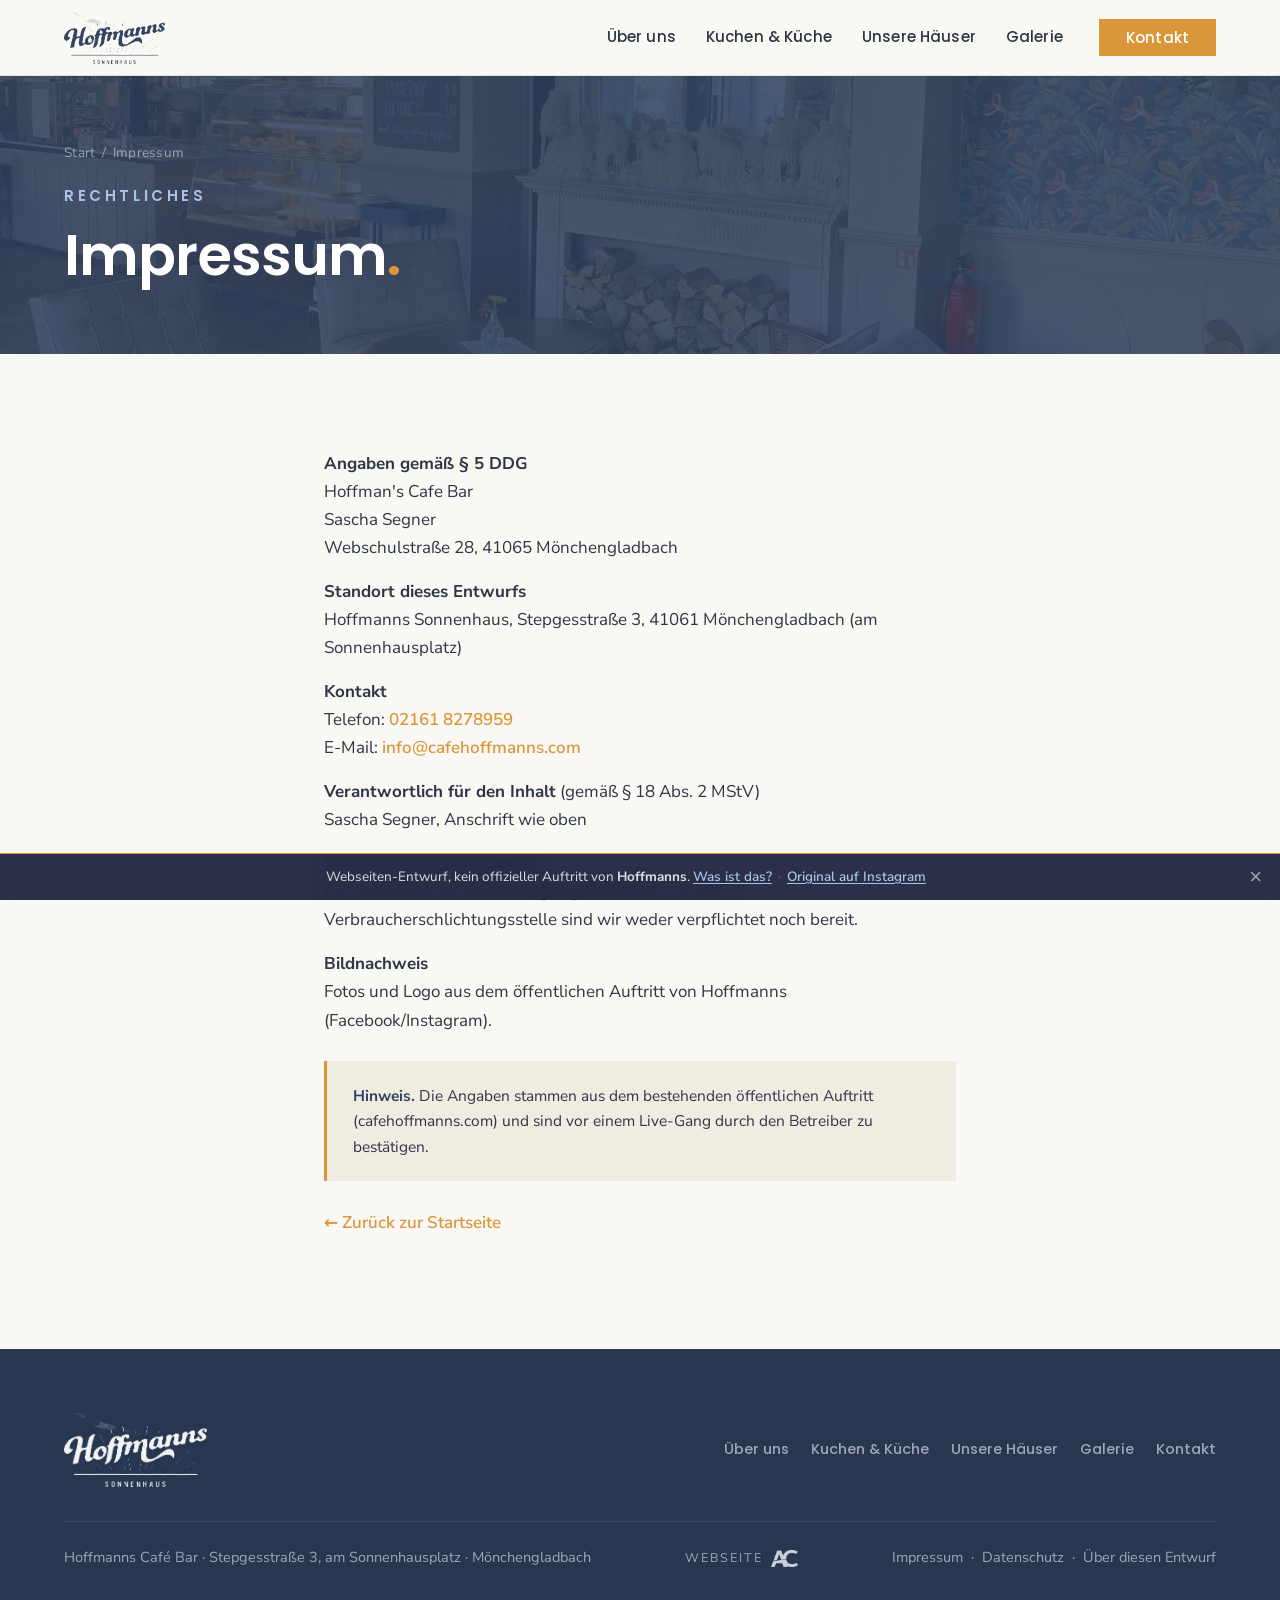
<file: impressum.html>
<!doctype html>
<html lang="de">
<head>
<meta charset="utf-8">
<meta name="viewport" content="width=device-width, initial-scale=1, viewport-fit=cover">
<meta name="robots" content="noindex, nofollow">
<title>Impressum | Hoffmanns Sonnenhaus</title>
<link rel="icon" href="media/favicon.png" type="image/png">
<link rel="stylesheet" href="css/site.css?v=1">
</head>
<body class="sub">

<!-- #chrome:header -->
<header class="nav" id="nav">
  <div class="wrap">
    <a href="index.html#top" class="brand" aria-label="Hoffmanns Sonnenhaus Startseite">
      <img class="logo-light" src="media/logo-white.png" alt="Hoffmanns Sonnenhaus" width="329" height="170">
      <img class="logo-dark" src="media/logo-dark.png" alt="" aria-hidden="true" width="329" height="170">
    </a>
    <nav class="nav__links" aria-label="Hauptnavigation">
      <a href="index.html#ueberuns">Über uns</a>
      <a href="index.html#karte">Kuchen &amp; Küche</a>
      <a href="index.html#haeuser">Unsere Häuser</a>
      <a href="index.html#galerie">Galerie</a>
      <a href="index.html#kontakt" class="btn nav__cta">Kontakt</a>
    </nav>
    <button class="burger" id="burger" aria-label="Menü öffnen" aria-expanded="false"><span></span><span></span><span></span></button>
  </div>
</header>
<nav class="mmenu" id="mmenu" aria-label="Mobile Navigation" inert>
  <div class="mmenu__top">
    <a href="index.html#top" class="mmenu__logo" aria-label="Hoffmanns Sonnenhaus Startseite"><img src="media/logo-white.png" alt="Hoffmanns Sonnenhaus" width="329" height="170"></a>
    <button class="mmenu__x" id="mclose" aria-label="Menü schließen"></button>
  </div>
  <div class="mmenu__links">
    <a href="index.html#ueberuns"><span class="n">01</span>Über uns</a>
    <a href="index.html#karte"><span class="n">02</span>Kuchen &amp; Küche</a>
    <a href="index.html#haeuser"><span class="n">03</span>Unsere Häuser</a>
    <a href="index.html#galerie"><span class="n">04</span>Galerie</a>
    <a href="index.html#kontakt"><span class="n">05</span>Kontakt</a>
  </div>
  <div class="mmenu__foot">
    <a class="btn btn--primary" href="https://www.instagram.com/hoffmanns_mg/" target="_blank" rel="noopener">Auf Instagram folgen
      <svg viewBox="0 0 24 24" fill="none" stroke="currentColor" stroke-width="2"><rect x="3" y="3" width="18" height="18" rx="5"/><circle cx="12" cy="12" r="4"/><circle cx="17.2" cy="6.8" r="1.1" fill="currentColor" stroke="none"/></svg></a>
    <div class="mmenu__contact">
      <a href="tel:+4915755501027"><svg viewBox="0 0 24 24" fill="none" stroke="currentColor" stroke-width="1.8"><path d="M4 5c0 8 7 15 15 15v-3.5l-4-1.5-2 2a12 12 0 0 1-6-6l2-2L7.5 5H4Z"/></svg>0157 5550 1027</a>
      <a href="https://www.google.com/maps/search/?api=1&amp;query=Caf%C3%A9%20Hoffmanns%20Sonnenhaus%20Stepgesstra%C3%9Fe%203%20M%C3%B6nchengladbach" target="_blank" rel="noopener"><svg viewBox="0 0 24 24" fill="none" stroke="currentColor" stroke-width="1.8"><path d="M12 21s-7-5.7-7-11a7 7 0 1 1 14 0c0 5.3-7 11-7 11Z"/><circle cx="12" cy="10" r="2.5"/></svg>Route</a>
    </div>
    <div class="mmenu__meta">Stepgesstraße 3, am Sonnenhausplatz &middot; Mönchengladbach</div>
  </div>
</nav>
<!-- /#chrome:header -->

<section class="subhero"><div class="wrap">
  <div class="crumb"><a href="index.html">Start</a> &nbsp;/&nbsp; Impressum</div>
  <div class="eyebrow" style="margin-top:20px">Rechtliches</div>
  <h1>Impressum<span class="dot">.</span></h1>
</div></section>

<section class="section"><div class="wrap prose">
  <p><b>Angaben gemäß § 5 DDG</b><br>Hoffman's Cafe Bar<br>Sascha Segner<br>Webschulstraße 28, 41065 Mönchengladbach</p>
  <p><b>Standort dieses Entwurfs</b><br>Hoffmanns Sonnenhaus, Stepgesstraße 3, 41061 Mönchengladbach (am Sonnenhausplatz)</p>
  <p><b>Kontakt</b><br>Telefon: <a href="tel:+4921618278959">02161 8278959</a><br>E-Mail: <a href="mailto:info@cafehoffmanns.com">info@cafehoffmanns.com</a></p>
  <p><b>Verantwortlich für den Inhalt</b> (gemäß § 18 Abs. 2 MStV)<br>Sascha Segner, Anschrift wie oben</p>
  <p><b>Verbraucherstreitbeilegung</b><br>Zur Teilnahme an Streitbeilegungsverfahren vor einer Verbraucherschlichtungsstelle sind wir weder verpflichtet noch bereit.</p>
  <p><b>Bildnachweis</b><br>Fotos und Logo aus dem öffentlichen Auftritt von Hoffmanns (Facebook/Instagram).</p>
  <p class="note-box" style="margin-top:26px"><b>Hinweis.</b> Die Angaben stammen aus dem bestehenden öffentlichen Auftritt (cafehoffmanns.com) und sind vor einem Live-Gang durch den Betreiber zu bestätigen.</p>
  <p style="margin-top:28px"><a href="index.html">← Zurück zur Startseite</a></p>
</div></section>

<!-- #chrome:footer -->
<footer class="foot">
  <div class="wrap">
    <div class="foot__top">
      <a href="index.html#top" aria-label="Hoffmanns Sonnenhaus Startseite"><img class="foot__brandimg" src="media/logo-white.png" alt="Hoffmanns Sonnenhaus" width="329" height="170" loading="lazy" decoding="async"></a>
      <nav class="foot__nav" aria-label="Footer">
        <a href="index.html#ueberuns">Über uns</a><a href="index.html#karte">Kuchen &amp; Küche</a>
        <a href="index.html#haeuser">Unsere Häuser</a><a href="index.html#galerie">Galerie</a><a href="index.html#kontakt">Kontakt</a>
      </nav>
    </div>
    <div class="foot__bottom">
      <span>Hoffmanns Café Bar &middot; Stepgesstraße 3, am Sonnenhausplatz &middot; Mönchengladbach</span>
      <a class="foot__credit" href="https://akyol.de" target="_blank" rel="noopener" aria-label="Webseite erstellt von Dr.-Ing. Suat Akyol, akyol.de">Webseite <img class="logo-mono" src="media/ac-logo-mono.png" alt="AC" width="306" height="195" style="height:17px;width:auto" loading="lazy" decoding="async"><img class="logo-color" src="media/ac-logo.png" alt="" aria-hidden="true" width="306" height="195" style="height:17px;width:auto" loading="lazy" decoding="async"></a>
      <span><a href="impressum.html">Impressum</a> &nbsp;&middot;&nbsp; <a href="datenschutz.html">Datenschutz</a> &nbsp;&middot;&nbsp; <a href="hinweise.html">Über diesen Entwurf</a></span>
    </div>
  </div>
</footer>
<!-- /#chrome:footer -->

<!-- #chrome:demobar -->
<div class="demobar" id="demobar">
  <span>Webseiten-Entwurf, kein offizieller Auftritt von <b>Hoffmanns</b>. <a href="hinweise.html">Was ist das?</a> <span class="demobar__sep">&middot;</span> <a href="https://www.instagram.com/hoffmanns_mg/" target="_blank" rel="noopener">Original auf Instagram</a></span>
  <button id="demoClose" aria-label="Hinweis schließen">&times;</button>
</div>
<!-- /#chrome:demobar -->

<script src="js/site.js?v=1"></script>
</body>
</html>
</file>
<file: css/site.css>
/* =========================================================================
   Hoffmanns Sonnenhaus - Webseiten-Demonstrator
   Vanilla CSS. Farben aus dem Markenauftritt: Himmelblau #8AA6D5 (Logo-Banner),
   Tiefblau, Honig-Amber (warmes Licht im Laden). Poppins + Nunito Sans self-hosted.
   ========================================================================= */

@font-face{font-family:'Poppins';src:url('../font/Poppins-500.woff2') format('woff2');font-weight:500;font-style:normal;font-display:swap}
@font-face{font-family:'Poppins';src:url('../font/Poppins-600.woff2') format('woff2');font-weight:600;font-style:normal;font-display:swap}
@font-face{font-family:'Poppins';src:url('../font/Poppins-700.woff2') format('woff2');font-weight:700;font-style:normal;font-display:swap}
@font-face{font-family:'Nunito Sans';src:url('../font/NunitoSans-400.woff2') format('woff2');font-weight:400;font-style:normal;font-display:swap}
@font-face{font-family:'Nunito Sans';src:url('../font/NunitoSans-600.woff2') format('woff2');font-weight:600;font-style:normal;font-display:swap}
@font-face{font-family:'Nunito Sans';src:url('../font/NunitoSans-700.woff2') format('woff2');font-weight:700;font-style:normal;font-display:swap}

:root{
  --tinte:#31435f;      /* Tiefblau: dunkle Sektionen, Footer, Headings */
  --night:#273750;      /* Footer / noch dunkler */
  --blau:#8AA6D5;       /* Himmelblau aus dem Logo-Banner */
  --koralle:#d9973a;    /* AKZENT Honig-Amber (warmes Licht im Laden): CTA, Eyebrow */
  --koralle-d:#c18229;  /* Akzent dunkler (Hover) */
  --orange:#a8c2e8;     /* helles Himmelblau: Eyebrows/Icons auf dunkel */
  --papier:#faf8f4;     /* Grund-BG hell */
  --vanille:#f1ece2;    /* Sektions-BG hell-warm */
  --ink:#2e3646;        /* Fliesstext auf hell */
  --muted:#7d7f92;      /* gedaempft */
  --line:#e6e1d7;       /* Haarlinie */
  --white:#fff;
  --wrap:1200px;
  --ease:cubic-bezier(.22,1,.36,1);
  --nav-h:76px;
}

*,*::before,*::after{box-sizing:border-box}
html{-webkit-text-size-adjust:100%;scroll-behavior:smooth;overflow-x:clip}
html,*{-webkit-tap-highlight-color:transparent}
body{
  margin:0;background:var(--papier);color:var(--ink);
  font-family:'Nunito Sans',system-ui,-apple-system,Segoe UI,sans-serif;
  font-size:17px;line-height:1.65;font-weight:400;
  -webkit-font-smoothing:antialiased;text-rendering:optimizeLegibility;
  overflow-x:clip;overflow-wrap:break-word;
}
::selection{background:rgba(217,151,58,.25)}::-moz-selection{background:rgba(217,151,58,.25)}
img{max-width:100%;height:auto;display:block}
a{color:inherit;text-decoration:none}
h1,h2,h3{font-family:'Poppins',system-ui,sans-serif;font-weight:600;line-height:1.12;letter-spacing:-.015em;margin:0}
p{margin:0 0 1rem}
.wrap{width:100%;max-width:var(--wrap);margin:0 auto;padding:0 24px}
.section{padding:96px 0}
.eyebrow{font-family:'Poppins';font-weight:600;font-size:15px;letter-spacing:.24em;text-transform:uppercase;color:var(--koralle)}
.dot{color:var(--koralle)}
.sr-only{position:absolute;width:1px;height:1px;padding:0;margin:-1px;overflow:hidden;clip:rect(0,0,0,0);border:0}
.skip{position:absolute;left:-9999px;top:0;background:var(--tinte);color:#fff;padding:10px 16px;z-index:200}
.skip:focus{left:12px;top:12px}

/* ---- Buttons ---- */
.btn{display:inline-flex;align-items:center;gap:.6rem;font-family:'Poppins';font-weight:600;font-size:15px;
  letter-spacing:.01em;padding:15px 32px;border:1px solid transparent;cursor:pointer;
  transition:background .25s var(--ease),border-color .25s var(--ease),color .25s var(--ease)}
.btn--primary{background:var(--koralle);color:#fff}
.btn--primary:hover{background:var(--koralle-d)}
.btn--ghost{background:transparent;border-color:rgba(255,255,255,.55);color:#fff}
.btn--ghost:hover{background:rgba(255,255,255,.14);border-color:#fff}
.btn svg{width:17px;height:17px;flex:none}

/* ---- Navigation (sticky statt fixed: mobile Browserleiste, Petra-Learning) ---- */
.nav{position:sticky;top:0;left:0;right:0;z-index:140;height:var(--nav-h);display:flex;align-items:center;
  margin-bottom:calc(-1 * var(--nav-h));
  transition:background .3s var(--ease),box-shadow .3s var(--ease),border-color .3s var(--ease);
  border-bottom:1px solid transparent}
.nav.menu-open{position:fixed;top:0;left:0;right:0;margin-bottom:0}
.nav .wrap{display:flex;align-items:center;justify-content:space-between}
.brand{display:inline-flex;align-items:center;gap:12px;transition:transform .28s var(--ease);transform-origin:center center}
.brand:hover{transform:scale(1.05)}
.brand img{height:52px;width:auto;display:block;transition:opacity .3s var(--ease)}
.brand .logo-dark{display:none}
.brand__word{font-family:'Poppins';font-weight:700;font-size:21px;letter-spacing:.12em;text-transform:uppercase;color:#fff;transition:color .3s var(--ease)}
.nav__links{display:flex;align-items:center;gap:30px}
.nav__links a{font-family:'Poppins';font-size:15px;font-weight:500;letter-spacing:.01em;color:rgba(255,255,255,.92);position:relative;padding:4px 0}
.nav__links a::after{content:"";position:absolute;left:0;right:100%;bottom:-2px;height:2px;background:var(--koralle);transition:right .3s var(--ease)}
.nav__links a:hover::after,.nav__links a.active::after{right:0}
.nav__cta{margin-left:6px}
/* Nav-CTA-Padding-Trap: Spezifitaet hoch, Unterstrich aus */
.nav__links a.nav__cta{padding:10px 26px;line-height:1;border:1px solid var(--koralle);color:#fff;background:rgba(217,151,58,.18)}
.nav__links a.nav__cta:hover{background:var(--koralle)}
.nav__links a.nav__cta::after{display:none}
/* solid: bei Scroll ODER auf Subpages ohne Hero */
.nav.scrolled,body.sub .nav{background:var(--papier);border-bottom-color:var(--line);box-shadow:0 1px 0 rgba(0,0,0,.02)}
.nav.scrolled .brand__word,body.sub .nav .brand__word{color:var(--tinte)}
.nav.scrolled .brand .logo-light,body.sub .nav .brand .logo-light{display:none}
.nav.scrolled .brand .logo-dark,body.sub .nav .brand .logo-dark{display:block}
.nav.scrolled .nav__links a,body.sub .nav .nav__links a{color:var(--ink)}
.nav.scrolled .nav__links a.nav__cta,body.sub .nav .nav__links a.nav__cta{background:var(--koralle);color:#fff;border-color:transparent}
.nav.scrolled .nav__links a.nav__cta:hover,body.sub .nav .nav__links a.nav__cta:hover{background:var(--koralle-d)}
/* Menue offen: Header-Leiste blendet aus (Logo + X leben im Panel) */
.nav.menu-open{opacity:0;visibility:hidden;pointer-events:none;transition:opacity .25s var(--ease),visibility .25s}
.nav.scrolled .burger span,body.sub .nav .burger span{background:var(--tinte)}
.burger{display:none;width:44px;height:44px;background:none;border:0;cursor:pointer;flex-direction:column;justify-content:center;gap:5px;padding:0}
.burger span{display:block;height:2px;width:24px;background:#fff;margin:0 auto;transition:background .3s var(--ease)}

/* ---- Mobile menu: Vollglas-Panel von rechts, Header weg, Logo+X im Panel ---- */
.mmenu{position:fixed;inset:0;z-index:145;
  background:rgba(26,30,56,.87);backdrop-filter:blur(22px) saturate(140%);-webkit-backdrop-filter:blur(22px) saturate(140%);
  display:flex;flex-direction:column;padding:18px 28px 28px;
  transform:translateX(100%);transition:transform .42s var(--ease);
  height:100lvh;overflow-y:auto;overscroll-behavior:contain}
.mmenu.open{transform:translateX(0)}
.mmenu__top{display:flex;align-items:center;justify-content:space-between;min-height:calc(var(--nav-h) - 18px);flex:none}
.mmenu__logo img{height:56px;width:auto;display:block}
.mmenu__x{position:relative;width:44px;height:44px;background:none;border:0;cursor:pointer;flex:none;transition:transform .3s var(--ease)}
.mmenu__x::before,.mmenu__x::after{content:"";position:absolute;left:11px;right:11px;top:21px;height:2px;background:#fff;border-radius:2px;transition:background .2s var(--ease)}
.mmenu__x::before{transform:rotate(45deg)}
.mmenu__x::after{transform:rotate(-45deg)}
.mmenu__x:hover{transform:rotate(90deg)}
.mmenu__x:hover::before,.mmenu__x:hover::after{background:var(--koralle)}
.mmenu__links{display:flex;flex-direction:column;flex:1;justify-content:center;padding:10px 0}
.mmenu__links a{position:relative;display:flex;align-items:baseline;gap:16px;font-family:'Poppins';font-weight:600;letter-spacing:-.01em;
  font-size:clamp(25px,6.8vw,31px);color:rgba(255,255,255,.9);
  padding:14px 0;border-bottom:1px solid rgba(255,255,255,.1);
  transition:color .25s var(--ease),padding-left .25s var(--ease)}
.mmenu__links a .n{font-family:'Nunito Sans';font-size:12px;font-weight:700;letter-spacing:.08em;color:var(--orange);flex:none;transform:translateY(-5px);transition:color .25s var(--ease)}
.mmenu__links a:hover,.mmenu__links a:focus-visible,.mmenu__links a.active{color:#fff;padding-left:12px}
.mmenu__links a:hover .n,.mmenu__links a.active .n{color:var(--koralle)}
.mmenu__links a:last-child{border-bottom:0}
.mmenu.open .mmenu__links a{animation:mIn .5s var(--ease) both}
.mmenu.open .mmenu__links a:nth-child(1){animation-delay:.10s}
.mmenu.open .mmenu__links a:nth-child(2){animation-delay:.16s}
.mmenu.open .mmenu__links a:nth-child(3){animation-delay:.22s}
.mmenu.open .mmenu__links a:nth-child(4){animation-delay:.28s}
.mmenu.open .mmenu__links a:nth-child(5){animation-delay:.34s}
.mmenu.open .mmenu__links a:nth-child(6){animation-delay:.40s}
@keyframes mIn{from{opacity:0;transform:translateX(20px)}to{opacity:1;transform:none}}
.mmenu__foot{flex:none;padding-top:22px;border-top:1px solid rgba(255,255,255,.12)}
.mmenu__foot .btn{width:100%;justify-content:center}
.mmenu__contact{display:grid;grid-template-columns:1fr 1fr;gap:10px;margin-top:14px}
.mmenu__contact a{display:inline-flex;align-items:center;justify-content:center;gap:8px;color:rgba(255,255,255,.85);font-size:14px;font-weight:500;
  border:1px solid rgba(255,255,255,.2);padding:10px 15px;transition:background .2s var(--ease),border-color .2s var(--ease),color .2s var(--ease)}
.mmenu__contact a:hover{background:rgba(255,255,255,.1);border-color:#fff;color:#fff}
.mmenu__contact a svg{width:16px;height:16px;color:var(--orange);flex:none}
.mmenu__meta{margin-top:16px;color:rgba(255,255,255,.5);font-size:13px}

/* ---- Hero: das originale Spray-Bild traegt die Marke ---- */
.hero{position:relative;min-height:100svh;display:flex;align-items:center;overflow:hidden;background:var(--tinte)}
.hero__bg{position:absolute;top:-16%;left:0;right:0;height:132%;z-index:0;background-size:cover;background-position:center;will-change:transform;backface-visibility:hidden;
  background-image:url('../media/hero.webp')}
@media(max-width:700px){.hero__bg{background-image:url('../media/hero-960.webp')}}
.hero__bg::after{content:"";position:absolute;inset:0;
  background:linear-gradient(180deg,rgba(35,48,72,.8) 0%,rgba(40,53,78,.6) 45%,rgba(29,40,61,.9) 100%)}
.hero .wrap{position:relative;z-index:1;padding-top:var(--nav-h)}
.hero__inner{max-width:860px}
.hero__logo{width:clamp(150px,20vw,200px);height:auto;margin-bottom:26px;filter:drop-shadow(0 4px 24px rgba(0,0,0,.35))}
.hero h1{color:#fff;font-size:clamp(38px,6.2vw,68px);font-weight:700;letter-spacing:-.02em;margin:14px 0 0}
.hero h1 em{font-style:normal;color:var(--koralle)}
.hero__sub{color:rgba(255,255,255,.86);font-size:clamp(17px,2.1vw,20px);max-width:640px;margin:20px 0 0;line-height:1.6}
.hero__cta{display:flex;flex-wrap:wrap;gap:14px;margin-top:34px}
.hero__eyebrow{color:var(--orange)}
/* Kontakt-Ribbon unter Hero-Text */
.ribbon{position:relative;z-index:1;margin-top:44px;display:flex;flex-wrap:wrap;gap:14px 30px;
  padding-top:22px;border-top:1px solid rgba(255,255,255,.16)}
.ribbon span{display:inline-flex;align-items:center;gap:9px;color:rgba(255,255,255,.84);font-size:14.5px;font-weight:500}
.ribbon svg{width:16px;height:16px;color:var(--orange);flex:none}
.ribbon__track{display:flex;flex-wrap:wrap;gap:14px 30px}
@media(max-width:700px){
  .ribbon{flex-wrap:nowrap;overflow:hidden;touch-action:pan-y;
    -webkit-mask-image:linear-gradient(90deg,transparent,#000 7%,#000 93%,transparent);
            mask-image:linear-gradient(90deg,transparent,#000 7%,#000 93%,transparent)}
  .ribbon__track{flex-wrap:nowrap;gap:0;will-change:transform}
  .ribbon__track span{flex:none;padding-right:30px}
}

/* ---- generische Sektionsbausteine ---- */
.section--vanille{background:var(--vanille)}
.section--tinte{background:var(--tinte);color:#eceaf3}
.shead{max-width:680px;margin:0 0 52px}
.shead.center{margin-left:auto;margin-right:auto;text-align:center}
.shead h2{font-size:clamp(30px,4.4vw,46px);margin-top:12px;color:var(--tinte)}
.section--tinte .shead h2{color:#fff}
.shead p{color:var(--muted);font-size:18px;margin-top:16px}
.section--tinte .shead p{color:rgba(236,234,243,.75)}

/* Intro / Split */
.split{display:grid;grid-template-columns:1.05fr .95fr;gap:60px;align-items:center}
.split>*{min-width:0}
.split__media{position:relative;border:1px solid var(--line);overflow:hidden}
.split__media img{width:100%;height:100%;object-fit:cover;aspect-ratio:4/3}
.split__media .stamp{position:absolute;right:18px;bottom:18px;width:96px;height:96px;transform:rotate(-12deg);filter:drop-shadow(0 3px 10px rgba(0,0,0,.18))}
.lead{font-family:'Poppins';font-size:clamp(24px,2.8vw,30px);font-weight:500;line-height:1.3;color:var(--tinte);text-transform:none;letter-spacing:.01em}
.split p{color:var(--ink)}
.split .muted{color:var(--muted);font-size:16px}

/* Feature-Karten */
.features{display:grid;grid-template-columns:repeat(3,1fr);gap:26px}
.feature{background:var(--white);border:1px solid var(--line);padding:34px 30px;
  transition:border-color .3s var(--ease)}
.feature:hover{border-color:var(--koralle)}
.feature__ic{width:44px;height:44px;color:var(--koralle);margin-bottom:20px}
.feature h3{font-size:26px;color:var(--tinte);margin-bottom:10px}
.feature p{color:var(--muted);font-size:15.5px;margin:0}
/* Karten auf dunkler Sektion */
.section--tinte .feature{background:rgba(255,255,255,.05);border-color:rgba(255,255,255,.14)}
.section--tinte .feature:hover{border-color:var(--koralle)}
.section--tinte .feature h3{color:#fff}
.section--tinte .feature p{color:rgba(236,234,243,.75)}
.feature--hochzeit{background:var(--koralle);border-color:var(--koralle)}
.feature--hochzeit h3,.section--tinte .feature--hochzeit h3{color:#fff}
.feature--hochzeit p,.section--tinte .feature--hochzeit p{color:rgba(255,255,255,.92)}
.feature--hochzeit .feature__ic{color:#fff}
.feature--hochzeit:hover{border-color:#fff}

/* Laden-Bilderreihe (3 Fotos, Lightbox) */
.gallery{display:grid;grid-template-columns:repeat(3,1fr);gap:14px}
.gallery picture{display:block;overflow:hidden;border:1px solid var(--line);position:relative;cursor:pointer}
.gallery img{width:100%;height:100%;object-fit:cover;aspect-ratio:4/3;display:block;transition:filter .4s var(--ease)}
.gallery picture::after{content:"";position:absolute;inset:0;background:var(--tinte);opacity:0;transition:opacity .4s var(--ease);pointer-events:none}
.gallery picture:hover img{filter:saturate(1.06)}
.gallery picture:hover::after{opacity:.08}
.gallery--two{grid-template-columns:1fr 1fr}
.catering__img{display:block;margin:0 0 26px;border:1px solid rgba(255,255,255,.14)}
.catering__img img{width:100%;height:auto;max-height:520px;object-fit:cover}
@media(max-width:820px){.gallery,.gallery--two{grid-template-columns:1fr}.gallery img{aspect-ratio:16/10}}

/* Sortiment / Instagram-Block */
.insta{display:grid;grid-template-columns:1.05fr .95fr;gap:56px;align-items:center}
.insta>*{min-width:0}
.insta__card{background:var(--tinte);color:#eceaf3;padding:44px 38px;text-align:center;position:relative;overflow:hidden}
.insta__card::before{content:"";position:absolute;inset:0;background:url('../media/hero.webp') center/cover;opacity:.16}
.insta__card>*{position:relative}
.insta__card h3{color:#fff;font-size:30px}
.insta__card p{color:rgba(236,234,243,.8);font-size:15.5px;margin:12px 0 24px}
.insta__card .btn{width:100%;justify-content:center}
.rating{display:inline-flex;align-items:center;gap:14px;background:var(--white);border:1px solid var(--line);padding:16px 22px;margin-top:26px}
.rating__g{font-family:'Nunito Sans';font-weight:700;font-size:22px;color:var(--tinte)}
.rating__num{font-family:'Poppins';font-weight:700;font-size:30px;color:var(--koralle);line-height:1}
.rating__stars{color:#f5a623;font-size:17px;letter-spacing:2px}
.rating__meta{color:var(--muted);font-size:13px;text-align:left;line-height:1.4}
.rating__meta a{color:var(--koralle);font-weight:600}
.sorten{list-style:none;margin:18px 0 0;padding:0;display:grid;gap:10px}
.sorten li{position:relative;padding-left:24px;font-size:16px;color:var(--ink);line-height:1.5}
.sorten li::before{content:"";position:absolute;left:0;top:9px;width:8px;height:8px;background:var(--koralle)}
.sorten li b{color:var(--tinte)}

/* Kontakt / CTA */
.cta{text-align:center;max-width:720px;margin:0 auto}
.cta h2{font-size:clamp(30px,4.8vw,50px);color:#fff}
.cta p{color:rgba(236,234,243,.8);font-size:19px;margin:18px 0 30px}
.cta__row{display:flex;flex-wrap:wrap;gap:14px;justify-content:center}
.cta__mail{display:inline-flex;align-items:center;gap:10px;color:var(--orange);font-family:'Poppins';font-weight:600;font-size:clamp(22px,3vw,30px);letter-spacing:.04em;margin-top:30px}
.cta__meta{display:flex;flex-wrap:wrap;gap:10px 34px;justify-content:center;margin-top:34px;color:rgba(236,234,243,.7);font-size:15px}
.cta__meta b{color:#fff;font-weight:600}

/* Footer */
.foot{background:var(--night);color:rgba(236,234,243,.62);padding:64px 0 30px;font-size:14.5px}
.foot__top{display:flex;flex-wrap:wrap;justify-content:space-between;gap:30px;padding-bottom:34px;border-bottom:1px solid rgba(255,255,255,.09)}
.foot__brandimg{height:74px;width:auto;opacity:.95}
.foot__nav{display:flex;flex-wrap:wrap;gap:22px;align-items:center}
.foot__nav a{font-family:'Poppins';font-size:14.5px}
.foot__nav a:hover{color:var(--orange)}
.foot__bottom{display:flex;flex-wrap:wrap;justify-content:space-between;gap:12px;padding-top:24px;align-items:center}
.foot__bottom a:hover{color:var(--orange)}
.foot__credit{display:inline-flex;align-items:center;gap:8px;font-size:12.5px;letter-spacing:.16em;text-transform:uppercase;color:rgba(236,234,243,.62)}
.foot__credit img{height:17px;width:auto;display:block}
.foot__credit .logo-mono{opacity:.85}
.foot__credit .logo-color{display:none}
.foot__credit:hover .logo-mono{display:none}
.foot__credit:hover .logo-color{display:block}
@media(max-width:700px){
  .foot__top{flex-direction:column;align-items:center;text-align:center}
  .foot__nav{justify-content:center}
  .foot__bottom{flex-direction:column;align-items:center;gap:14px}
}

/* Reveal-on-scroll */
.reveal{opacity:0;transform:translateY(22px);transition:opacity .7s var(--ease),transform .7s var(--ease)}
.reveal.in{opacity:1;transform:none}

/* Hero-Eingang: frech-energisch (Street-Charakter), gestaffelt; H1 nur transform (LCP) */
@keyframes heroUp{from{opacity:0;transform:translateY(22px)}to{opacity:1;transform:none}}
@keyframes heroRise{from{transform:translateY(28px)}to{transform:none}}
.hero .h-anim{animation:heroUp .65s var(--ease) both}
.hero h1.h-anim{animation:heroRise .8s var(--ease) both}
.hero .hero__logo.h-anim{animation-delay:.04s}
.hero .hero__eyebrow.h-anim{animation-delay:.08s}
.hero h1.h-anim{animation-delay:.14s}
.hero .hero__sub.h-anim{animation-delay:.28s}
.hero .hero__cta.h-anim{animation-delay:.40s}
.hero .ribbon.h-anim{animation-delay:.52s}

/* ---- Responsive ---- */
@media(max-width:1023px){
  .nav__links{display:none}
  .burger{display:flex}
  .split,.insta{grid-template-columns:1fr;gap:36px}
  .split__media{order:-1}
  .features{grid-template-columns:1fr}
  .section{padding:64px 0}
}
@media(max-width:560px){
  body{font-size:16px}
  .section{padding:52px 0}
  .wrap{padding:0 20px}
  .hero__cta .btn,.cta__row .btn{width:100%;justify-content:center}
  .shead{margin-bottom:36px}
  .hero h1{font-size:clamp(32px,9.5vw,42px)}
}
@media(prefers-reduced-motion:reduce){
  *,*::before,*::after{animation:none!important;transition:none!important;scroll-behavior:auto!important}
  .reveal{opacity:1;transform:none}
  .hero__bg{transform:none!important}
}
@media (hover:none),(pointer:coarse){
  .brand:hover{transform:none}
  .feature:hover{border-color:var(--line)}
}

/* ---- Lightbox ---- */
.lb{position:fixed;inset:0;z-index:200;background:rgba(20,23,44,.94);display:none;align-items:center;justify-content:center;padding:24px}
.lb.open{display:flex}
.lb img{max-width:92vw;max-height:86vh;object-fit:contain;border:1px solid rgba(255,255,255,.12);box-shadow:0 20px 60px rgba(0,0,0,.5)}
.lb__close,.lb__nav{position:absolute;background:rgba(255,255,255,.1);border:0;color:#fff;cursor:pointer;
  width:48px;height:48px;font-size:26px;line-height:1;display:flex;align-items:center;justify-content:center;transition:background .2s var(--ease)}
.lb__close:hover,.lb__nav:hover{background:rgba(255,255,255,.24)}
.lb__close{top:20px;right:20px}
.lb__nav.prev{left:20px;top:50%;transform:translateY(-50%)}
.lb__nav.next{right:20px;top:50%;transform:translateY(-50%)}
@media(max-width:560px){.lb__nav{width:42px;height:42px;bottom:24px;top:auto;transform:none}.lb__nav.prev{left:24px}.lb__nav.next{right:24px}}

/* ---- Demo-Leiste ---- */
.demobar{position:fixed;bottom:0;left:0;right:0;z-index:120;background:rgba(26,30,56,.92);backdrop-filter:blur(8px);color:rgba(236,234,243,.92);
  display:flex;align-items:center;justify-content:center;gap:16px;padding:12px 46px 12px 18px;font-size:13.5px;text-align:center;
  border-top:1px solid var(--koralle);transform:translateY(100%);animation:demoin .5s .9s var(--ease) forwards}
@keyframes demoin{to{transform:none}}
.demobar a{color:var(--orange);text-decoration:underline;text-underline-offset:2px;font-weight:600}
.demobar__sep{color:rgba(255,255,255,.32);margin:0 3px;text-decoration:none}
.demobar button{position:absolute;right:12px;background:none;border:0;color:rgba(255,255,255,.55);font-size:22px;line-height:1;cursor:pointer}
.demobar.hide{display:none}
@media(prefers-reduced-motion:reduce){.demobar{animation:none;transform:none}}

/* ---- Subpage / Hinweise ---- */
.subhero{background:var(--tinte);color:#fff;padding:calc(var(--nav-h) + 66px) 0 66px;position:relative;overflow:hidden}
.subhero::before{content:"";position:absolute;inset:0;background:url('../media/hero.webp') center/cover;opacity:.12}
.subhero .wrap{position:relative}
.subhero .eyebrow{color:var(--orange)}
.subhero h1{font-size:clamp(34px,5.6vw,56px);color:#fff;margin-top:16px}
.subhero h1 .dot{color:var(--koralle)}
.subhero p{color:rgba(236,234,243,.84);max-width:660px;margin-top:18px;font-size:19px}
.crumb{font-size:13.5px;color:rgba(236,234,243,.55);letter-spacing:.02em}
.crumb a:hover{color:var(--orange)}
.note-box{background:var(--vanille);border-left:3px solid var(--koralle);padding:22px 26px;font-size:15.5px;color:var(--ink)}
.note-box b{color:var(--tinte)}
.two{display:grid;grid-template-columns:1fr 1fr;gap:26px}
.card{border:1px solid var(--line);background:var(--white);padding:30px 28px}
.card h3{font-size:24px;color:var(--tinte);margin-bottom:16px}
.chk{list-style:none;margin:0;padding:0}
.chk li{display:flex;gap:12px;padding:10px 0;border-top:1px solid var(--line);font-size:15.5px;color:var(--ink);line-height:1.45}
.chk li:first-child{border-top:0;padding-top:0}
.chk svg{width:20px;height:20px;flex:none;margin-top:1px}
.chk .ok{color:#5f8a50}.chk .todo{color:var(--orange)}
.ctable-wrap{overflow-x:auto;border:1px solid var(--line);background:var(--white)}
.ctable{width:100%;border-collapse:collapse;font-size:15px;min-width:520px}
.ctable th,.ctable td{text-align:left;padding:14px 16px;border-bottom:1px solid var(--line)}
.ctable tr:last-child td{border-bottom:0}
.ctable thead th{font-family:'Nunito Sans';font-weight:700;font-size:12px;letter-spacing:.09em;text-transform:uppercase;color:var(--muted);background:var(--vanille)}
.ctable .col-c{text-align:center;width:120px}
.ctable td.no{color:#b0503f}.ctable td.yes{color:#5f8a50;font-weight:600}

/* Referenz-Riege */
.refs{display:flex;flex-wrap:wrap;gap:20px;justify-content:center}
.ref{flex:1 1 300px;max-width:360px;border:1px solid var(--line);background:var(--white);overflow:hidden;display:flex;flex-direction:column}
.ref__shot{display:block;width:100%;aspect-ratio:16/10;object-fit:cover;object-position:top center;
  border-bottom:1px solid var(--line);background:var(--vanille);transition:filter .45s var(--ease)}
.ref:hover .ref__shot{filter:saturate(1.05) brightness(1.02)}
.ref__body{padding:22px 24px;display:flex;flex-direction:column;flex:1}
.ref h4{font-family:'Poppins';font-size:19px;color:var(--tinte);margin:0 0 8px}
.ref p{color:var(--muted);font-size:14.5px;margin:0 0 16px;flex:1}
.ref a{color:var(--koralle);font-weight:600;font-size:14.5px;display:inline-flex;align-items:center;gap:6px}
.ref a svg{width:15px;height:15px}
.ref__extra{margin-top:16px;padding-top:15px;border-top:1px solid var(--line)}
.ref__extra .lbl{font-size:10.5px;font-weight:700;letter-spacing:.13em;text-transform:uppercase;color:var(--muted);margin-bottom:9px}
.ref__extra a{display:flex;font-size:13.5px;color:var(--ink);font-weight:500;padding:4px 0;gap:6px}
.ref__extra a:hover{color:var(--koralle)}
.ref__extra a svg{width:14px;height:14px;flex:none;color:var(--koralle);margin-top:2px}
.metrics{display:grid;grid-template-columns:repeat(3,1fr);gap:20px;margin:0 0 40px}
.metric{border:1px solid var(--line);background:var(--white);padding:26px 24px;text-align:center}
.metric .big{font-family:'Poppins';font-weight:700;font-size:clamp(30px,4.4vw,42px);color:var(--koralle);line-height:1}
.metric .lbl{color:var(--muted);font-size:13.5px;margin-top:11px;line-height:1.45}
@media(max-width:720px){.metrics{grid-template-columns:1fr;gap:14px}}

/* Implementierungs-Skala */
.scale{margin-top:30px}
.scale__caps{display:flex;justify-content:space-between;gap:16px;margin-bottom:58px;font-size:12px;color:var(--muted);line-height:1.42}
.scale__caps b{color:var(--tinte);font-family:'Nunito Sans';font-weight:700}
.scale__caps span{flex:1}
.scale__caps .mid{text-align:center}
.scale__caps .end{text-align:right}
.scale__track{position:relative;height:10px;background:var(--vanille);border:1px solid var(--line)}
.scale__fill{position:absolute;left:0;top:0;bottom:0;background:linear-gradient(90deg,var(--orange),var(--koralle))}
.scale__mk{position:absolute;top:50%}
.scale__mk i{position:absolute;left:0;top:0;transform:translate(-50%,-50%);width:16px;height:16px;border-radius:50%;border:3px solid var(--papier)}
.scale__mk--now i{background:var(--tinte);box-shadow:0 0 0 1px var(--tinte)}
.scale__mk--rec i{background:var(--koralle);box-shadow:0 0 0 1px var(--koralle)}
.scale__lab{position:absolute;left:0;transform:translateX(-50%);white-space:nowrap;font-family:'Nunito Sans';font-weight:600;font-size:12.5px;padding:5px 11px}
.scale__mk--now .scale__lab{top:16px;background:var(--tinte);color:#fff}
.scale__mk--now .scale__lab::before{content:"";position:absolute;left:50%;top:-4px;transform:translateX(-50%) rotate(45deg);width:8px;height:8px;background:var(--tinte)}
.scale__mk--rec .scale__lab{bottom:16px;background:var(--koralle);color:#fff}
.scale__mk--rec .scale__lab::after{content:"";position:absolute;left:50%;bottom:-4px;transform:translateX(-50%) rotate(45deg);width:8px;height:8px;background:var(--koralle)}
.scale__nums{display:flex;justify-content:space-between;margin-top:12px;font-size:11px;color:var(--muted)}
.scale__why{list-style:none;margin:30px 0 0;padding:0;display:grid;gap:10px;max-width:760px}
.scale__why li{position:relative;padding-left:22px;font-size:15px;color:var(--ink);line-height:1.5}
.scale__why li::before{content:"";position:absolute;left:0;top:9px;width:7px;height:7px;background:var(--koralle)}
@media(max-width:560px){.scale__lab{font-size:11.5px;padding:4px 9px}.scale__caps{font-size:11px}}

.why{display:grid;grid-template-columns:1fr 1fr;gap:22px;margin-top:8px}
.why .card{padding:28px 26px}
.why .card .ic{width:30px;height:30px;color:var(--koralle);margin-bottom:14px}
.why .card p{color:var(--muted);font-size:15px;margin:0}
@media(max-width:720px){.why{grid-template-columns:1fr}}
.prose{max-width:680px}
.prose h2{color:var(--tinte);margin:34px 0 12px;font-size:clamp(26px,3.4vw,34px)}
.prose h2:first-child{margin-top:0}
.prose a{color:var(--koralle);font-weight:600}
/* Design-System-Swatches */
.ds{display:flex;flex-wrap:wrap;gap:14px;margin:18px 0 8px}
.ds .sw{flex:1 1 130px;max-width:170px;border:1px solid var(--line);background:var(--white)}
.ds .sw i{display:block;height:64px}
.ds .sw span{display:block;padding:9px 12px;font-size:12.5px;color:var(--muted);line-height:1.4}
.ds .sw b{display:block;color:var(--tinte);font-size:13px}
@media(max-width:820px){.two{grid-template-columns:1fr}}

/* Mini-ToC im Subhero der Hinweisseite */
.toc{display:grid;grid-template-columns:repeat(3,1fr);gap:10px;margin-top:30px;max-width:760px}
.toc a{display:flex;align-items:center;gap:9px;border:1px solid rgba(255,255,255,.25);color:rgba(255,255,255,.9);
  padding:10px 14px;font-size:14px;font-weight:500;transition:background .2s var(--ease),border-color .2s var(--ease)}
.toc a span{font-family:'Poppins';font-weight:700;font-size:12.5px;letter-spacing:.06em;color:var(--orange)}
.toc a:hover{background:rgba(255,255,255,.1);border-color:#fff}
@media(max-width:700px){.toc{grid-template-columns:1fr 1fr}}
@media(max-width:430px){.toc{grid-template-columns:1fr}}

/* Gaeste-Stimmen: eine grosse + kompakte Zitat-Zeilen (echte Google-Rezensionen) */
.quotes{max-width:820px;margin:0 auto;text-align:center}
.quote{margin:0;padding:14px 0;font-family:'Nunito Sans';font-size:16.5px;color:var(--ink);border-top:1px solid var(--line)}
.quote--big{font-family:'Poppins';font-weight:600;font-size:clamp(21px,3vw,28px);line-height:1.35;color:var(--tinte);border-top:0;padding-bottom:20px}
.quotes__src{margin:16px 0 0;font-size:13px;color:var(--muted)}
.quotes__src a{color:var(--koralle);font-weight:600}
</file>
